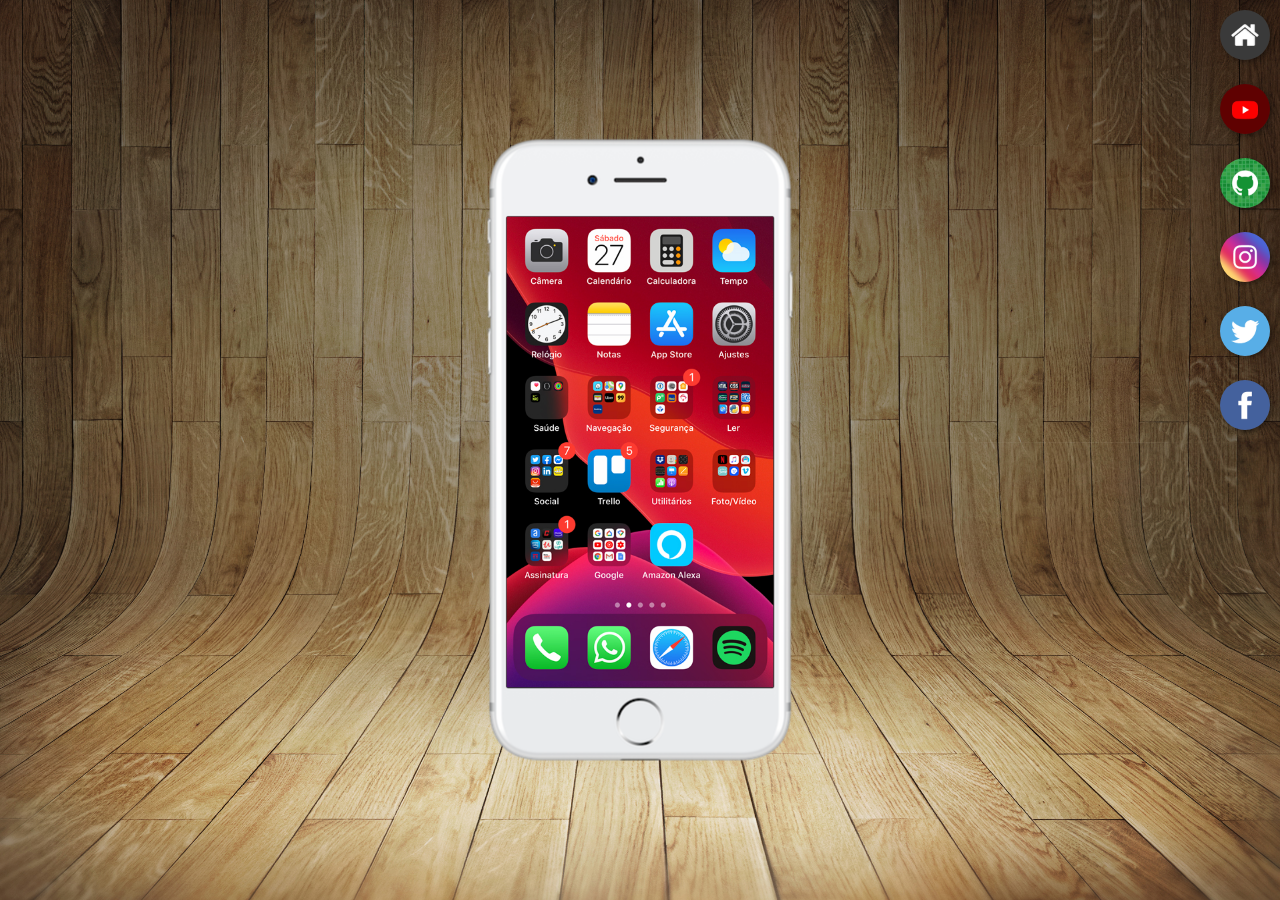
<file: index.html>
<!DOCTYPE html>
<html lang="pt-br">
<head>
    <meta charset="UTF-8">
    <meta name="viewport" content="width=device-width, initial-scale=1.0">
    <title>Projeto Redes Socias</title>
    <link rel="stylesheet" href="estilos/style.css">
    <link rel="shortcut icon" href="favicon.ico" type="image/x-icon">
</head>
<body>
    <main>
        <section id="telefone">
            <iframe src="home.html" name="tela" id="tela" frameborder="0">
                Seu navegador não é compatível com isso.
            </iframe>
        </section>
        <section id="redes-sociais">
            <a href="home.html" target="tela"><img src="imagens/logo-home.jpg" alt=""></a><br>
            <a href="youtube.html" target="tela"><img src="imagens/logo-youtube.jpg" alt=""></a><br>
            <a href="github.html" target="tela"><img src="imagens/logo-github.jpg" alt=""></a><br>
            <a href="instagram.html" target="tela"><img src="imagens/logo-instagram.jpg" alt=""></a><br>
            <a href="twitter.html" target="tela"><img src="imagens/logo-twitter.jpg" alt=""></a><br>
            <a href="FACEBOOK.HTML" target="tela"><img src="imagens/logo-facebook.jpg" alt=""></a>
        </section>
    </main>
</body>
</html>
</file>
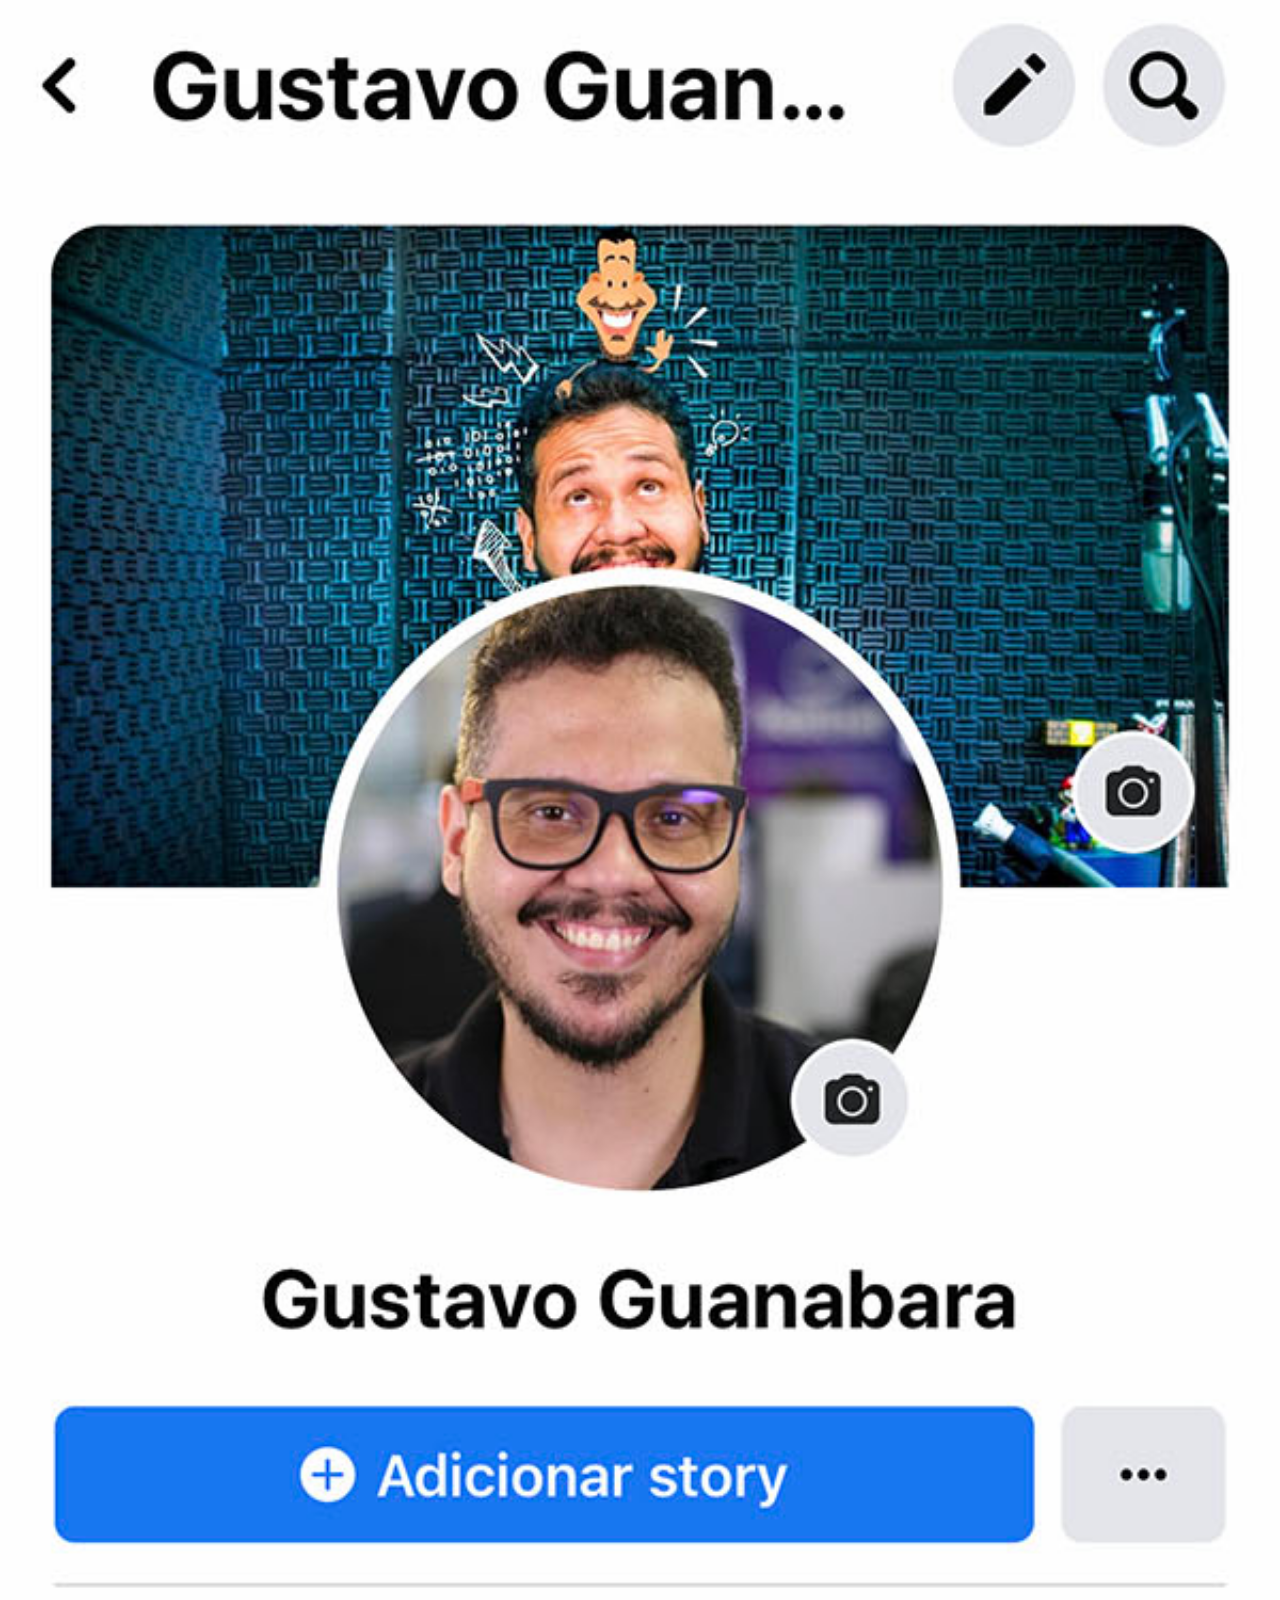
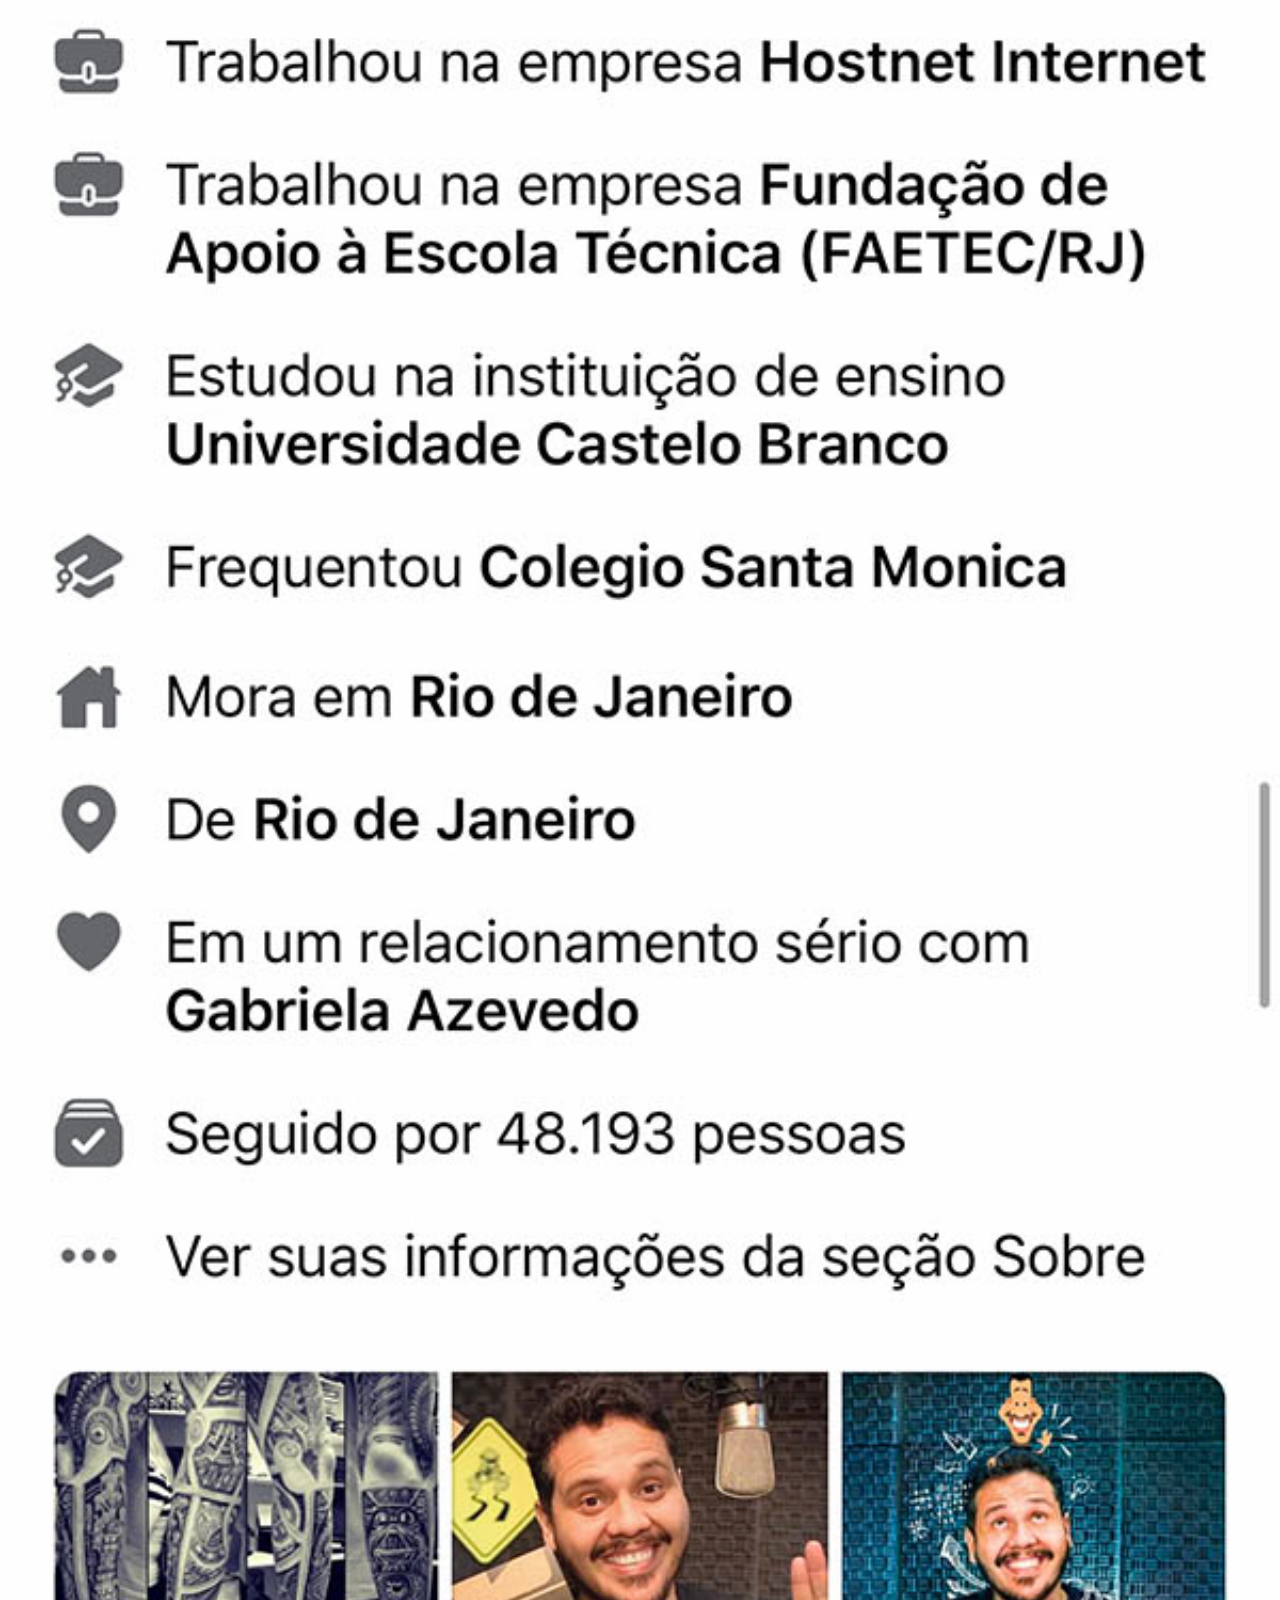
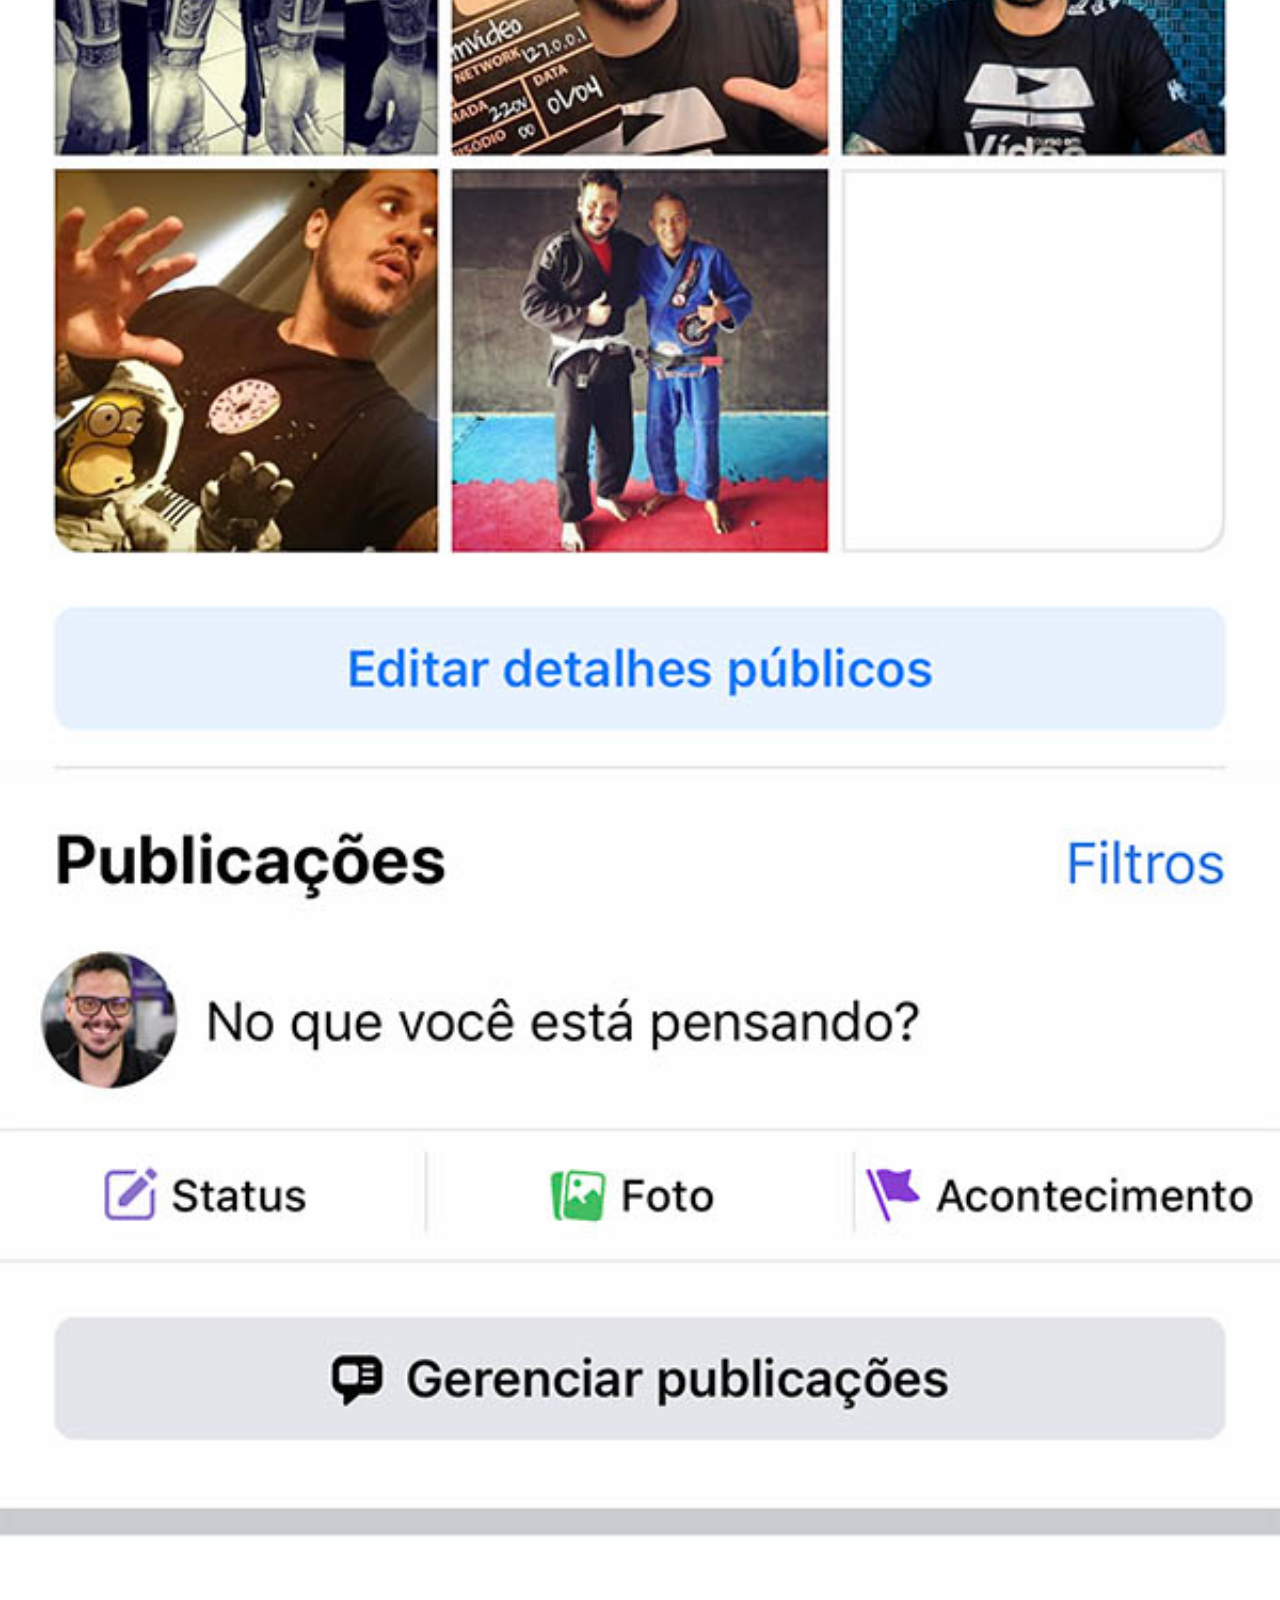
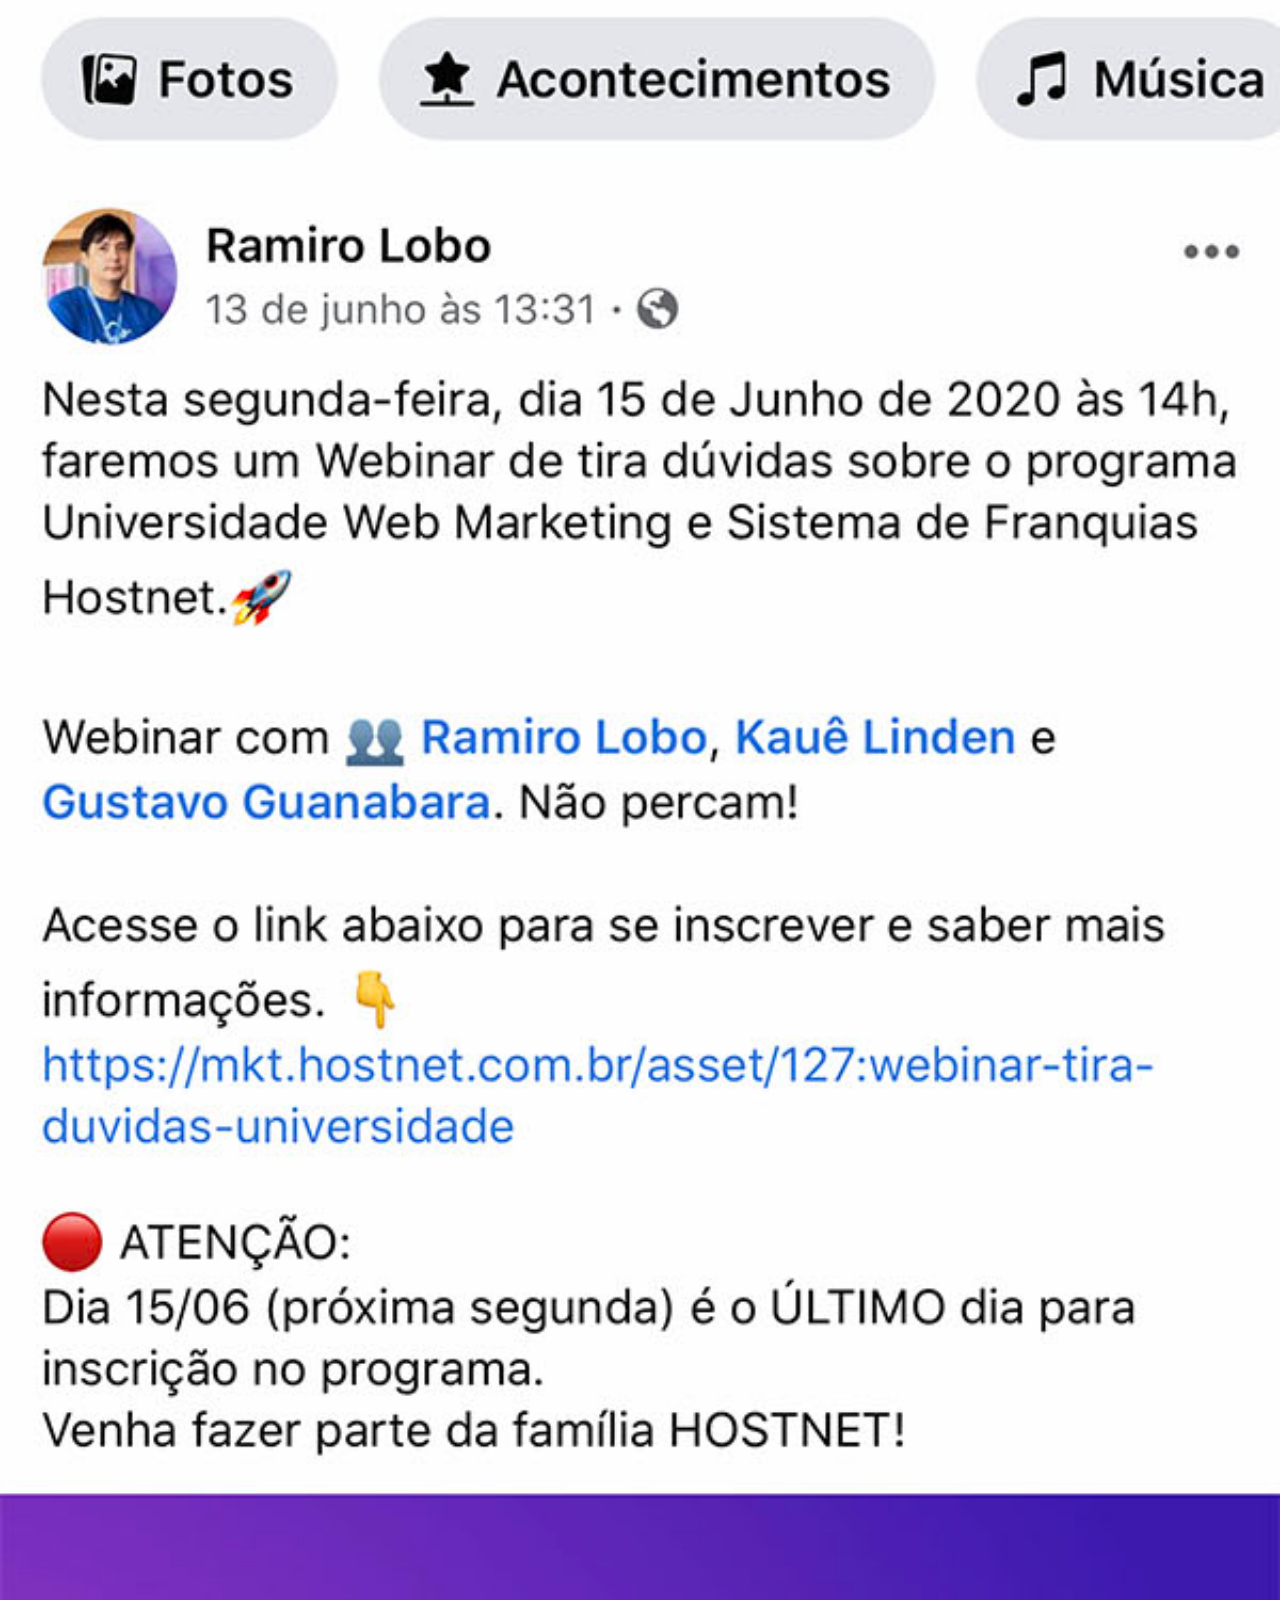
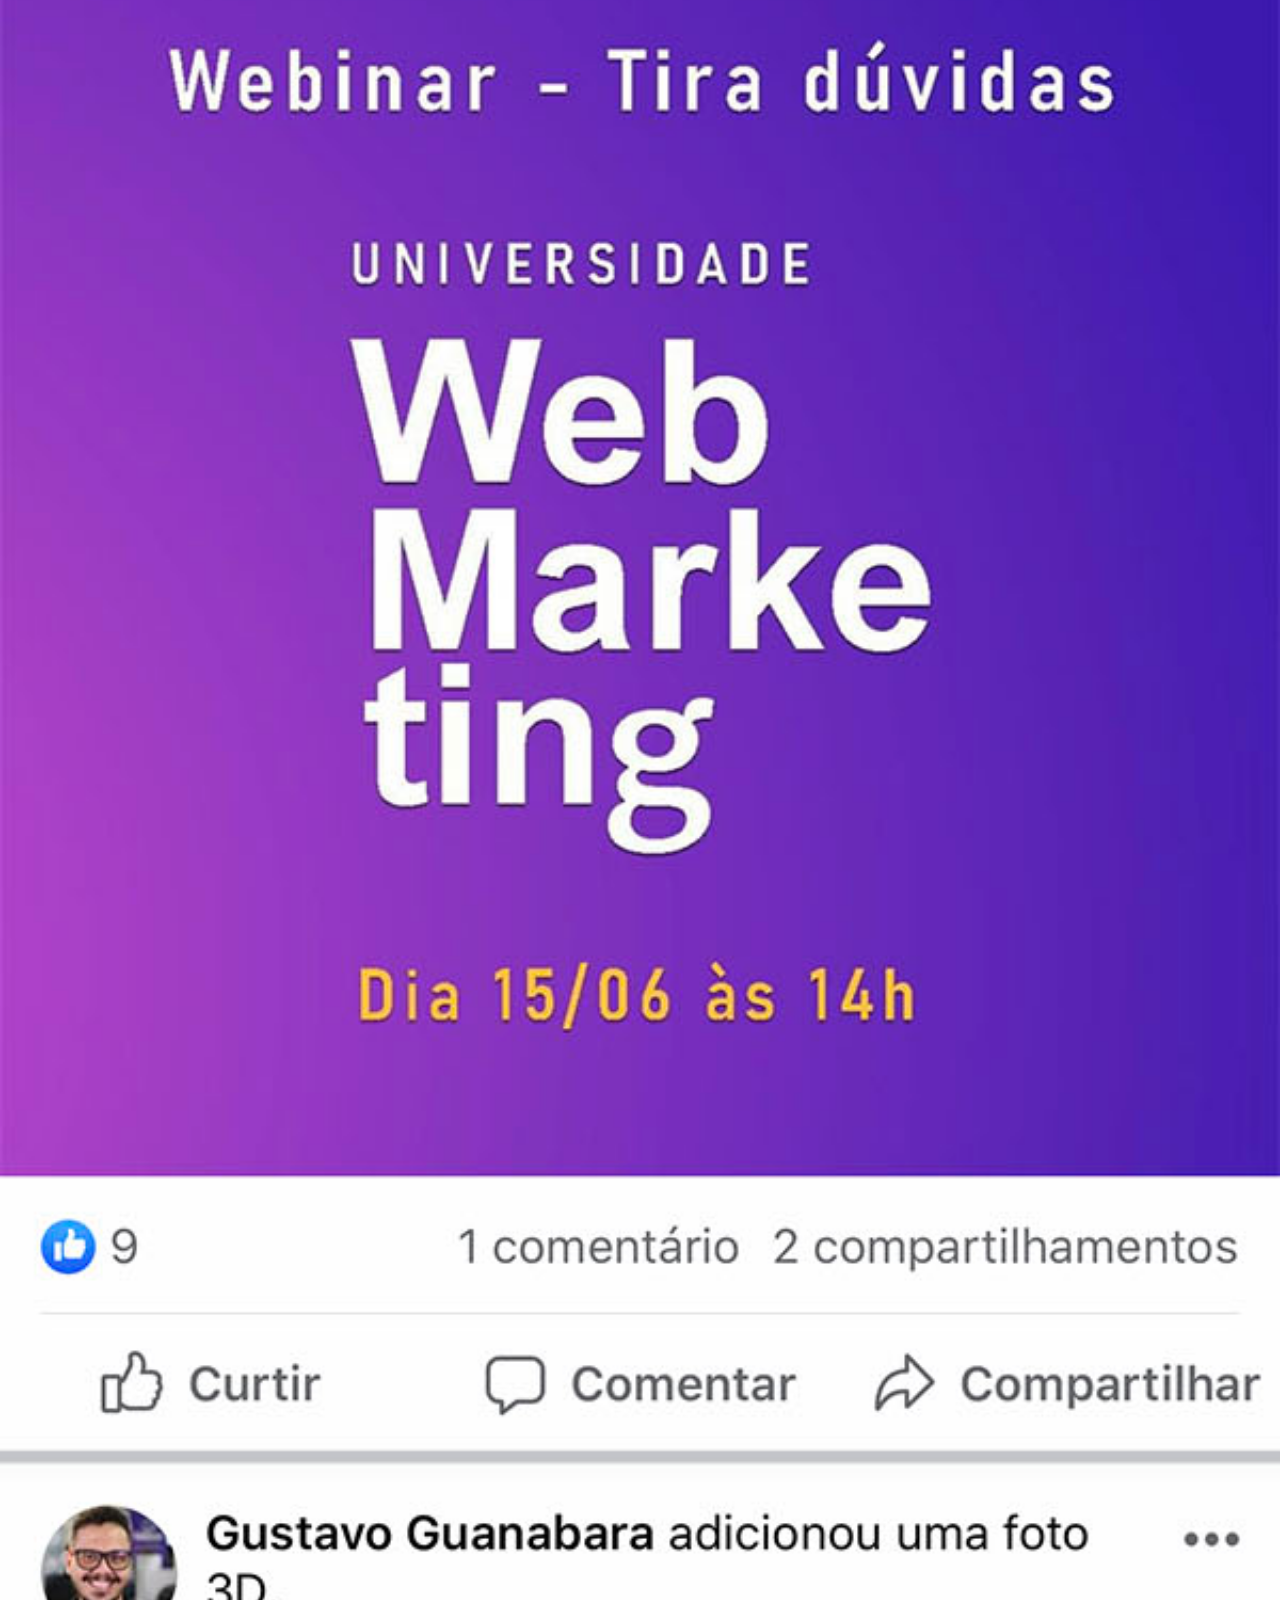
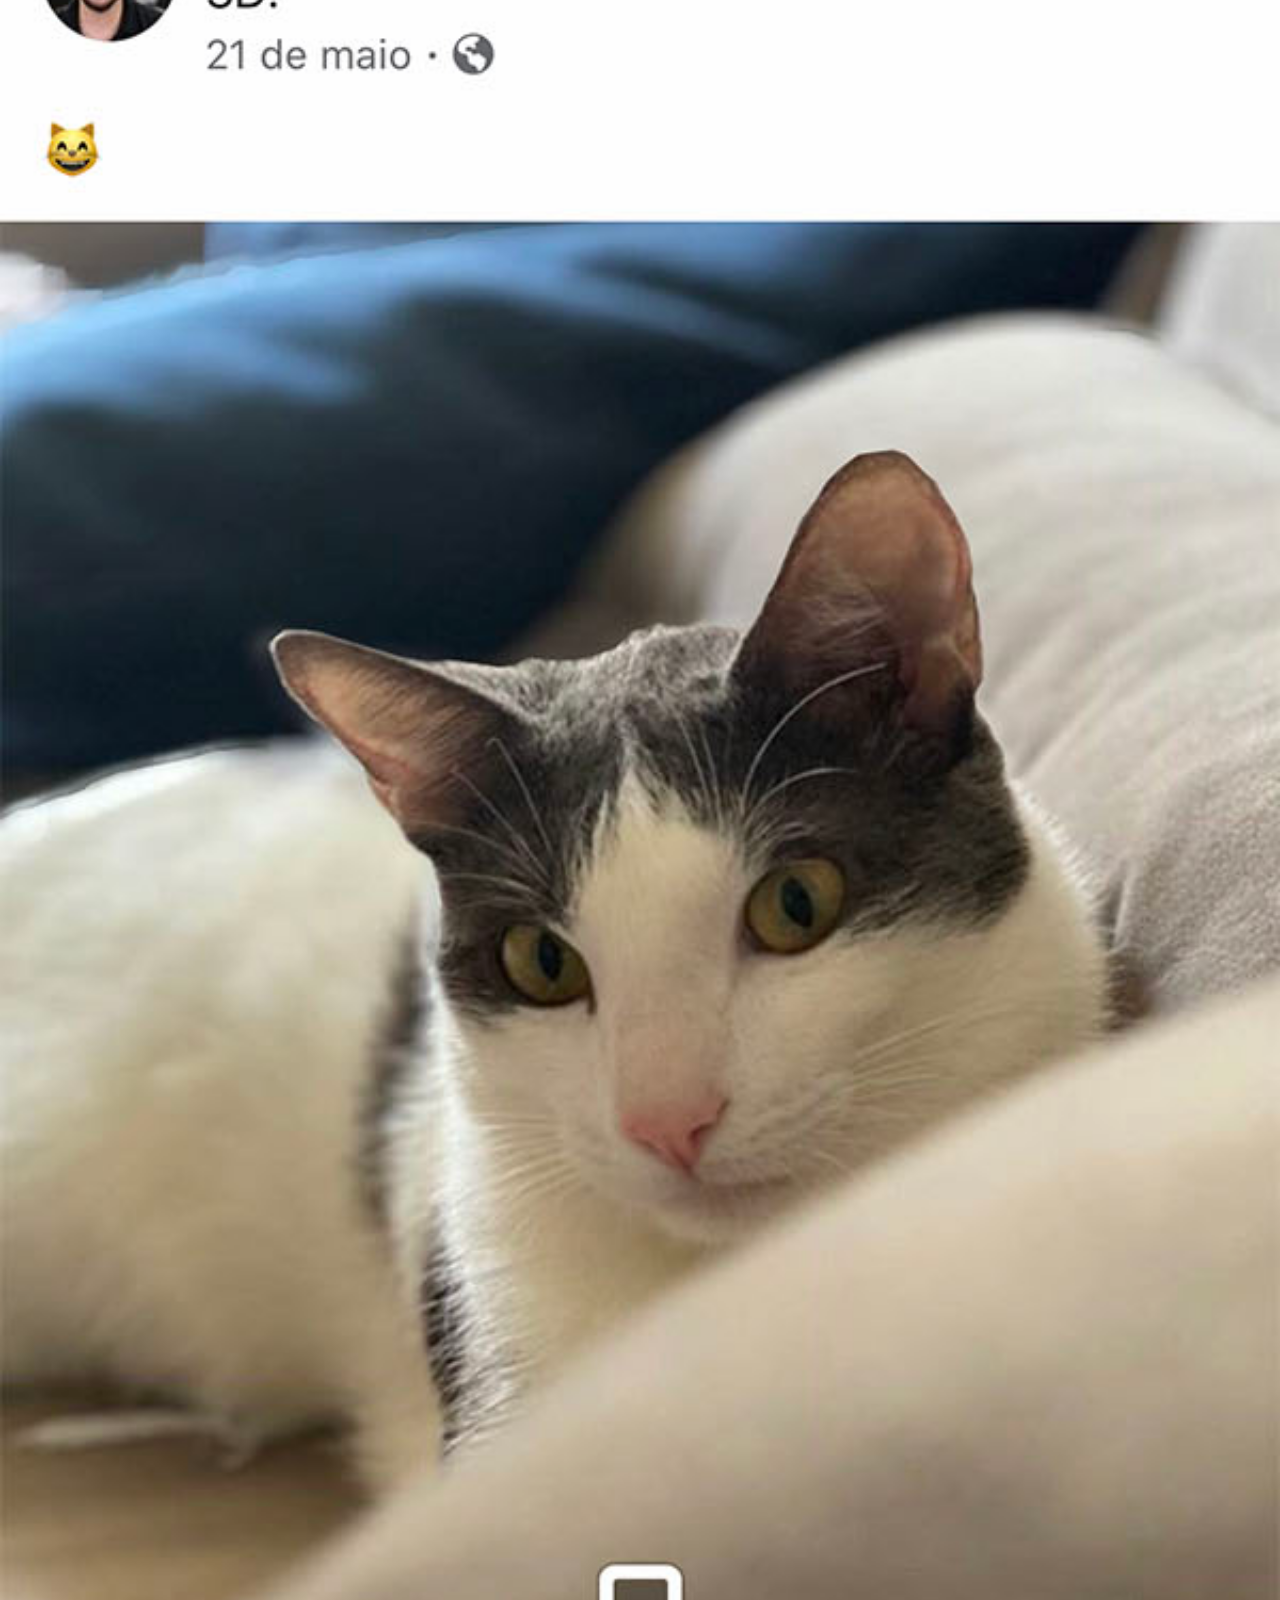
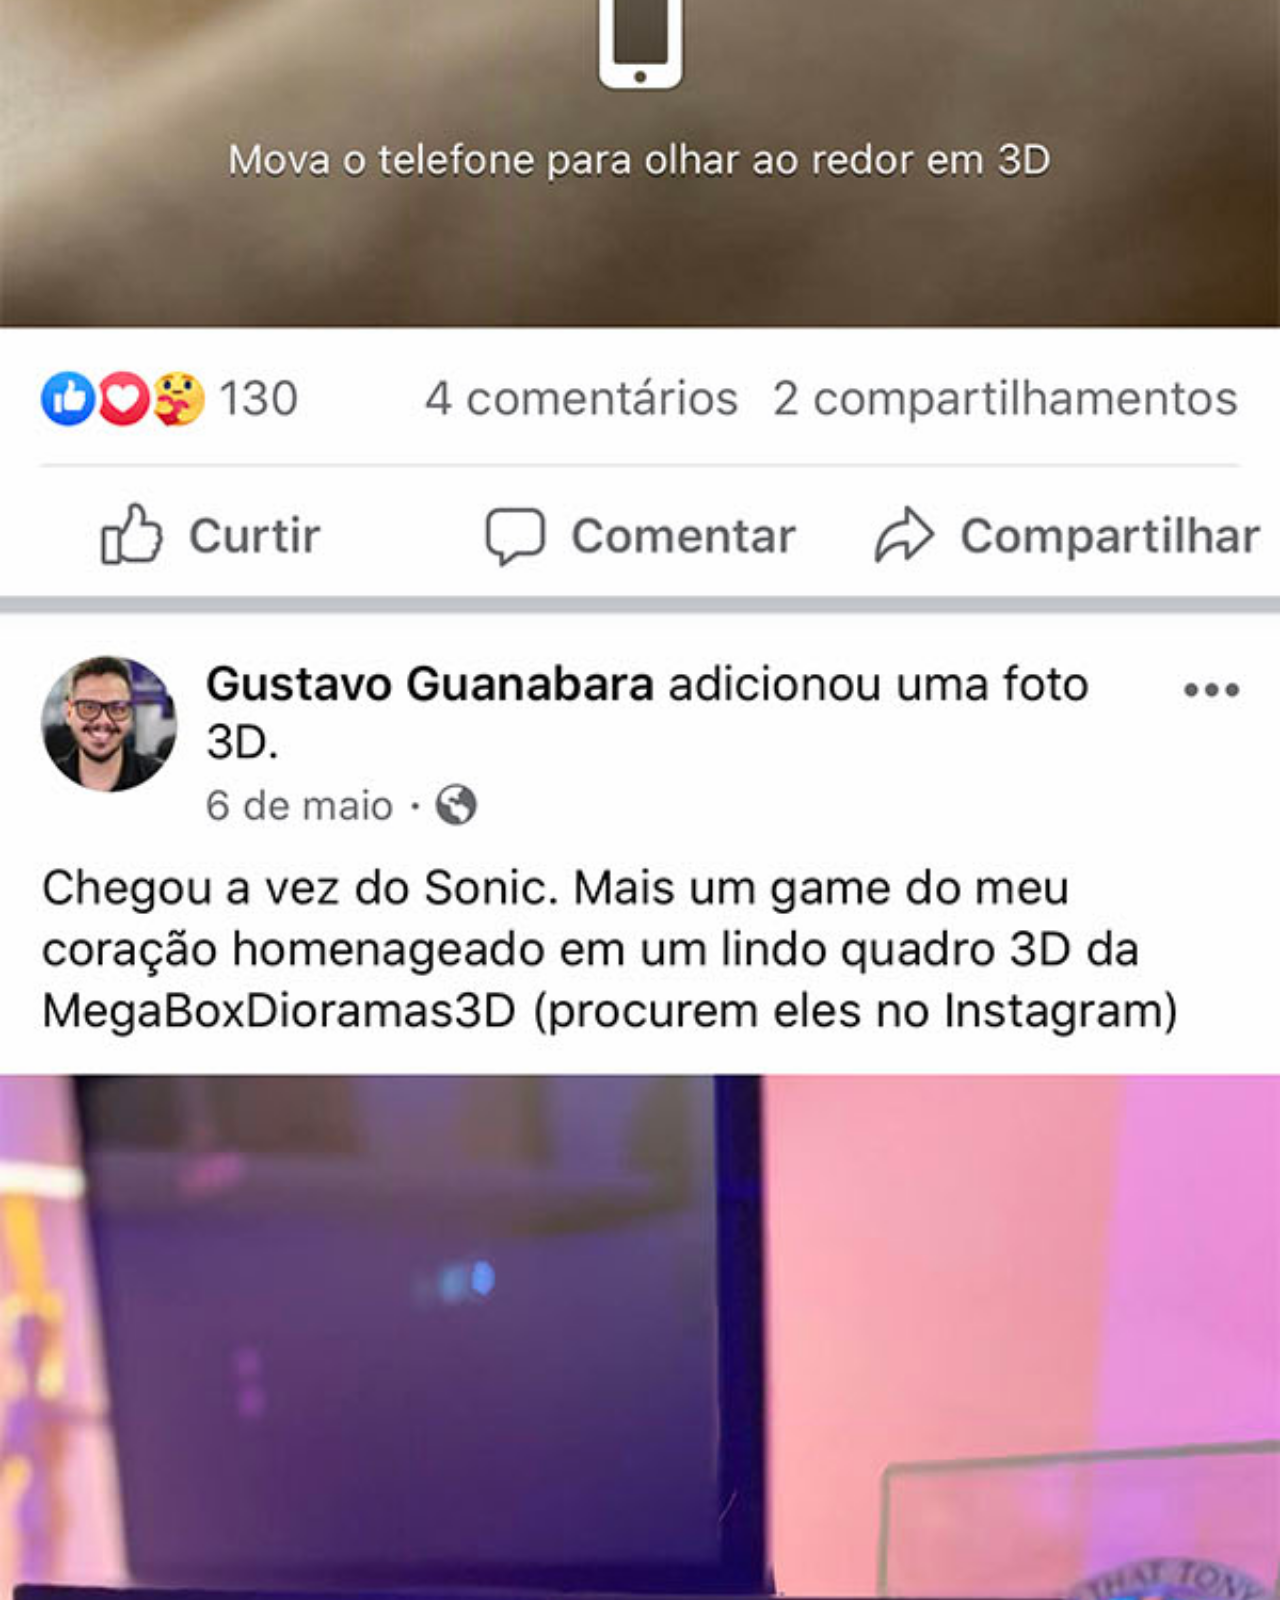
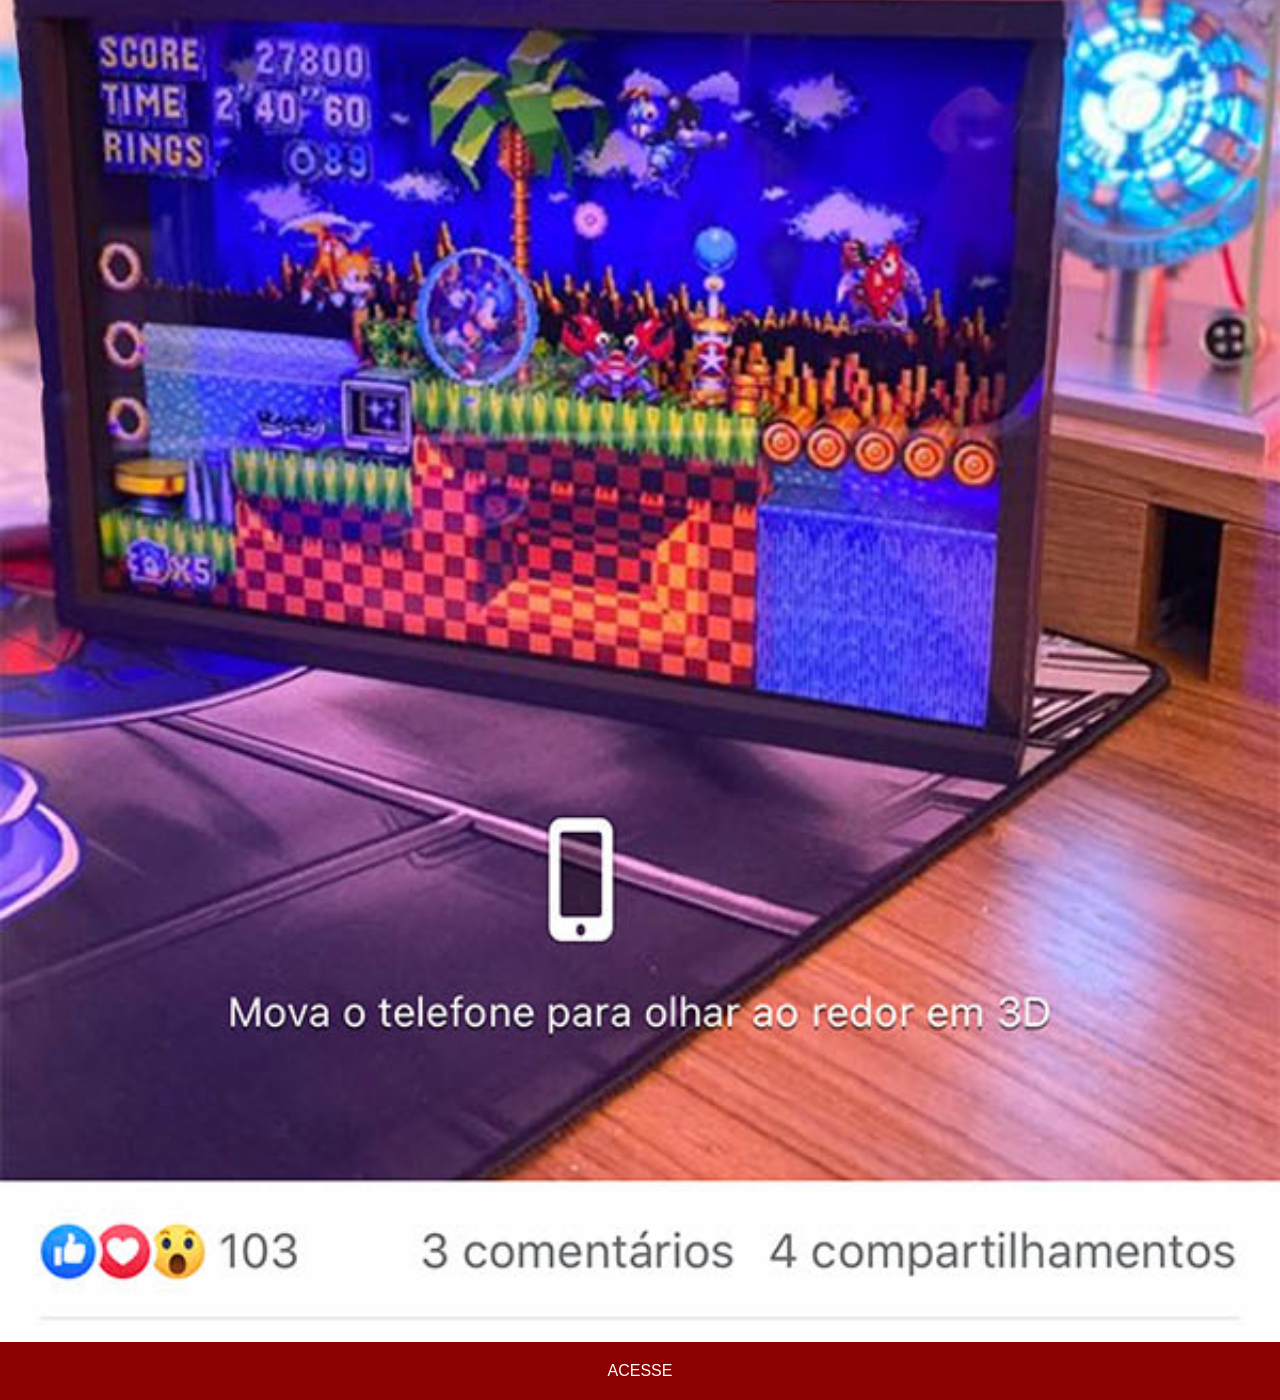
<file: facebook.HTML>
<!DOCTYPE html>
<html lang="pt-br">
<head>
    <meta charset="UTF-8">
    <meta name="viewport" content="width=device-width, initial-scale=1.0">
    <title>FaceBook</title>
    <link rel="stylesheet" href="estilos/social.css">
</head>
<body>
    <img src="imagens/tela-facebook.jpg" alt="FaceBook">
    <a href="https://www.facebook.com/gustavoguanabara?locale=pt_BR" target="_blank">ACESSE</a>
</body>
</html>
</file>
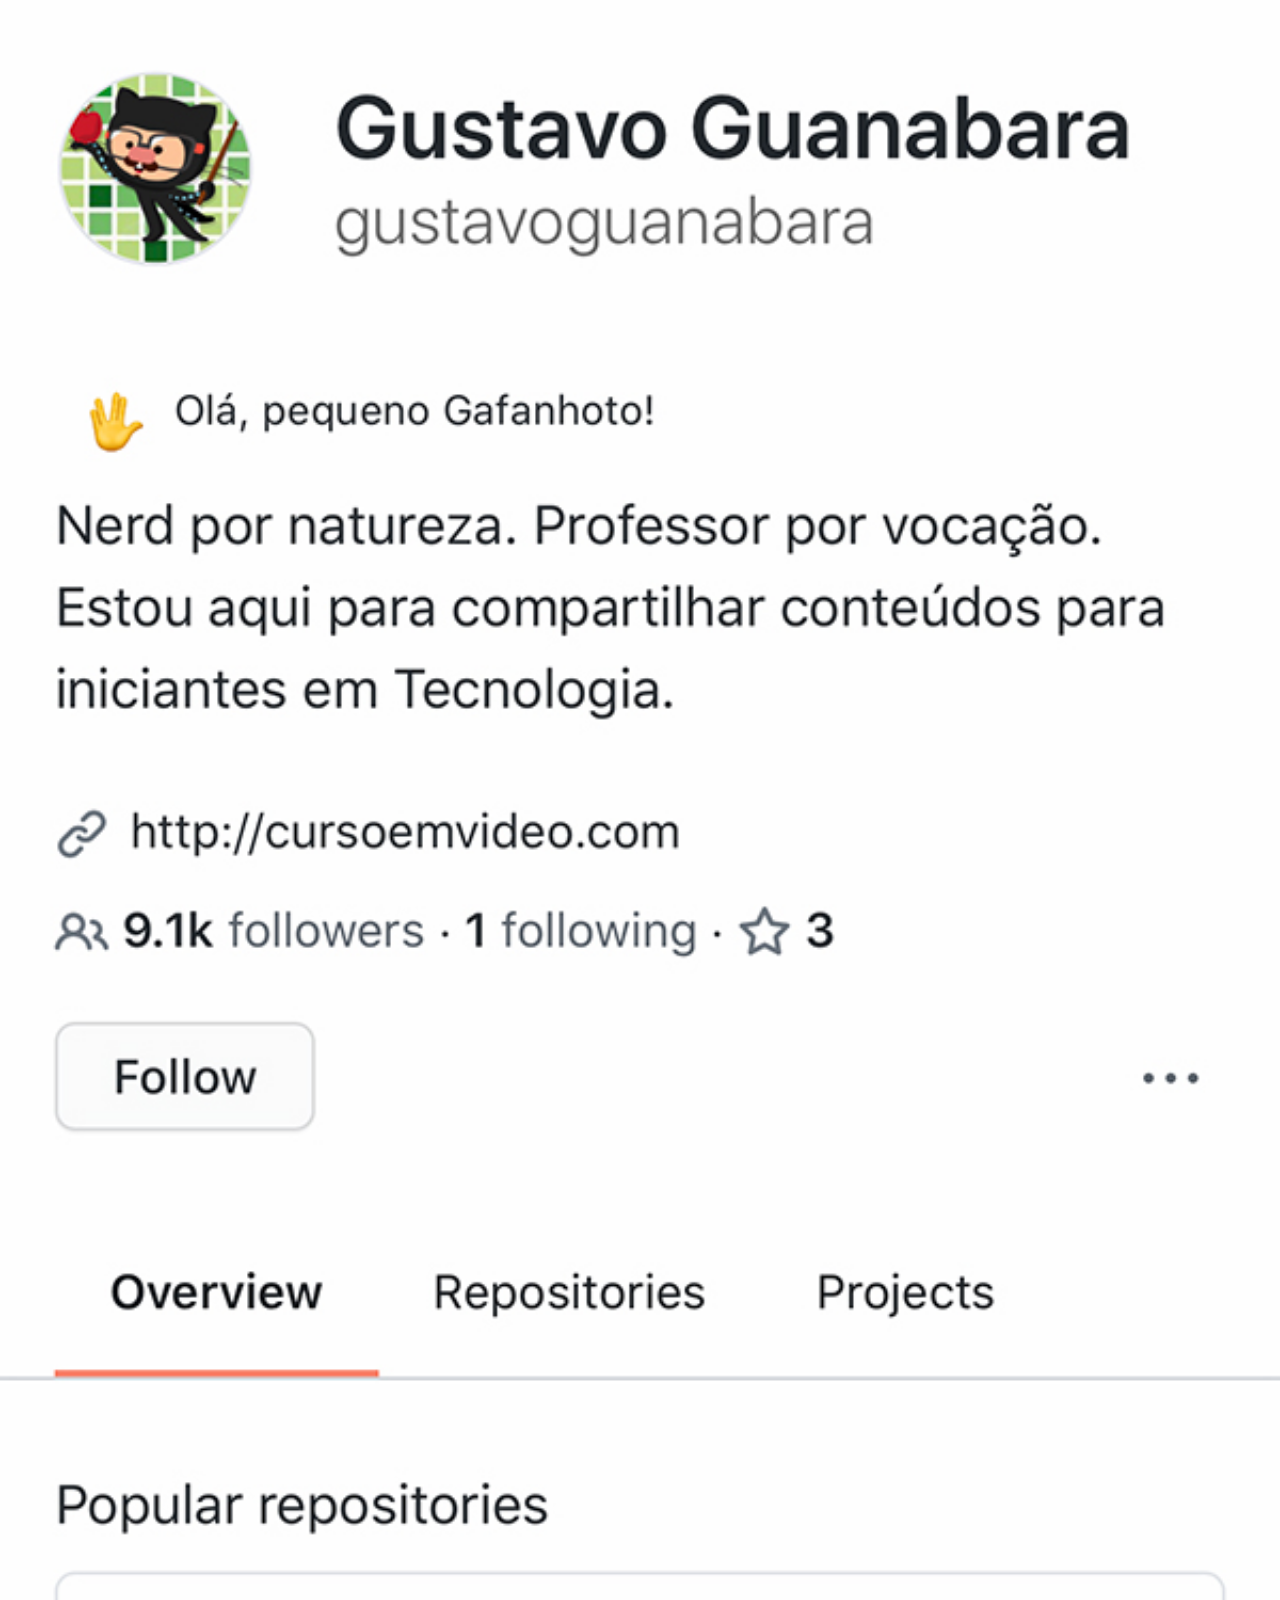
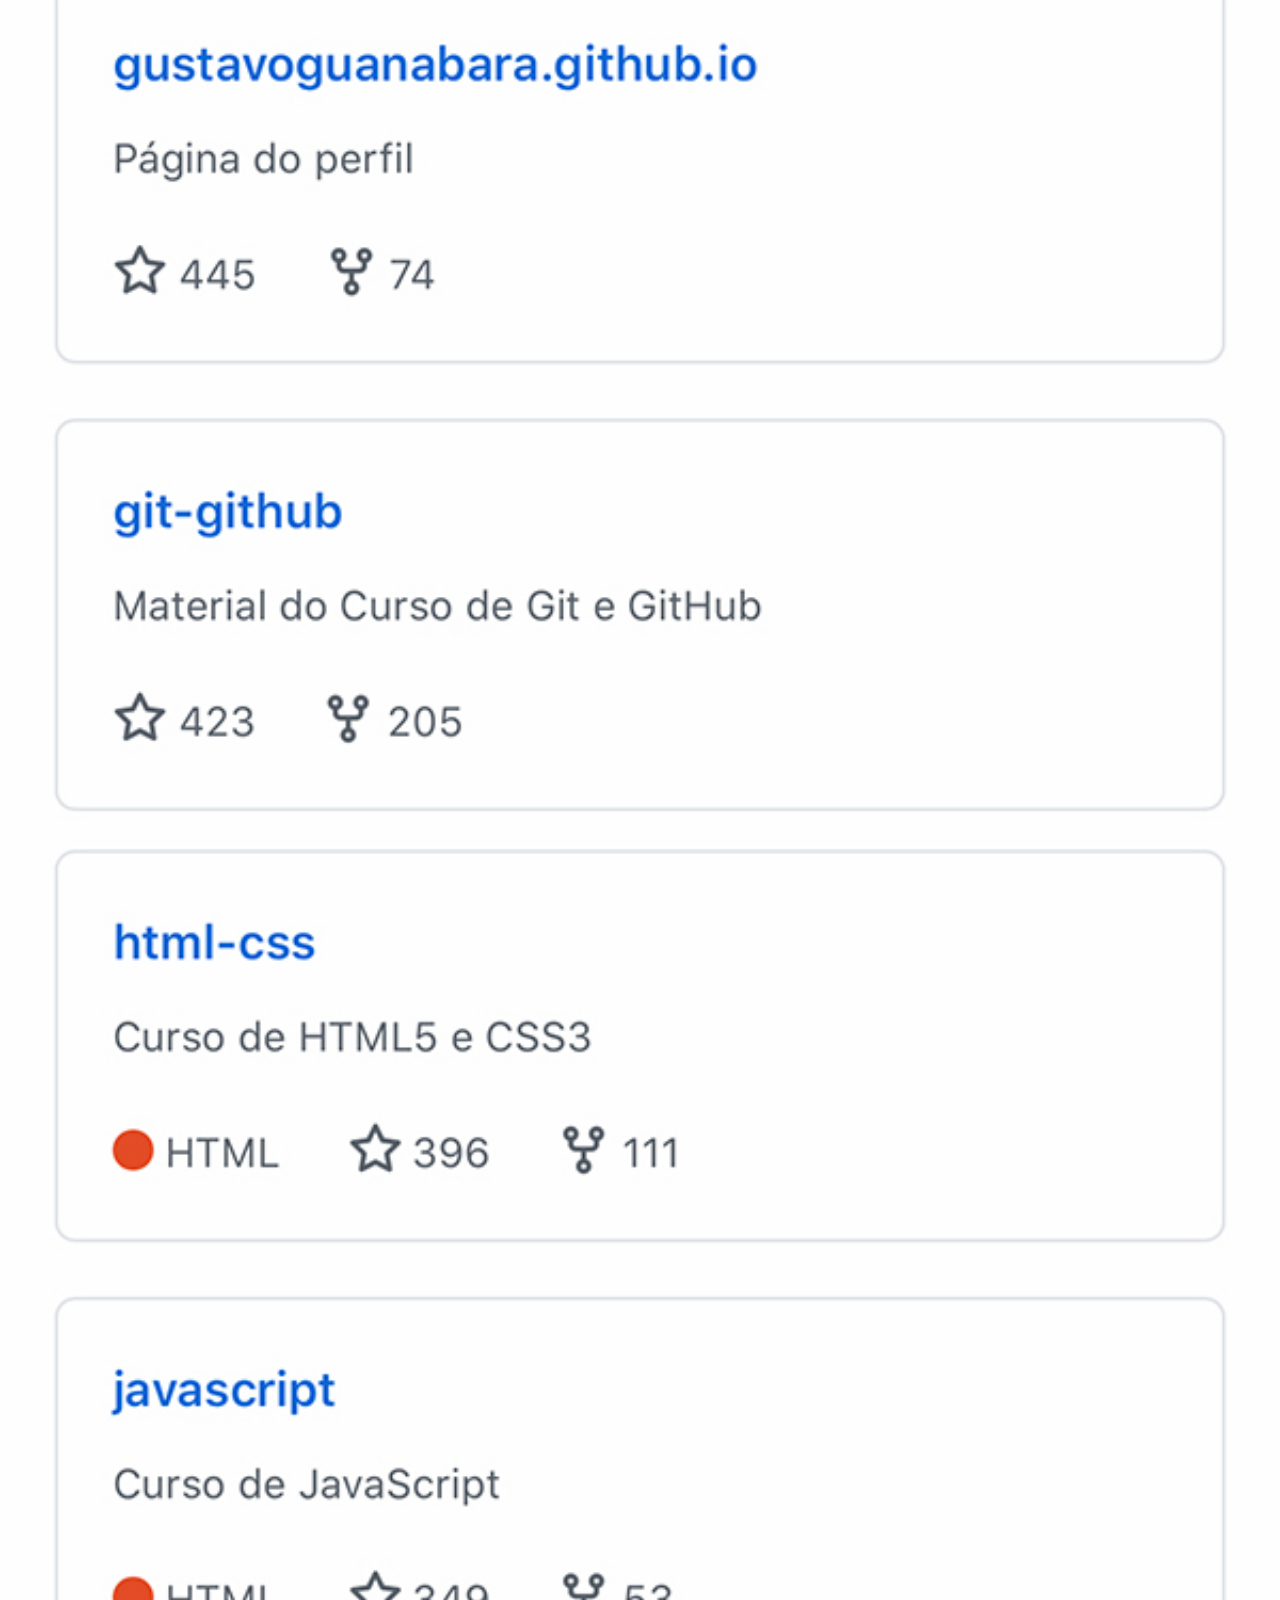
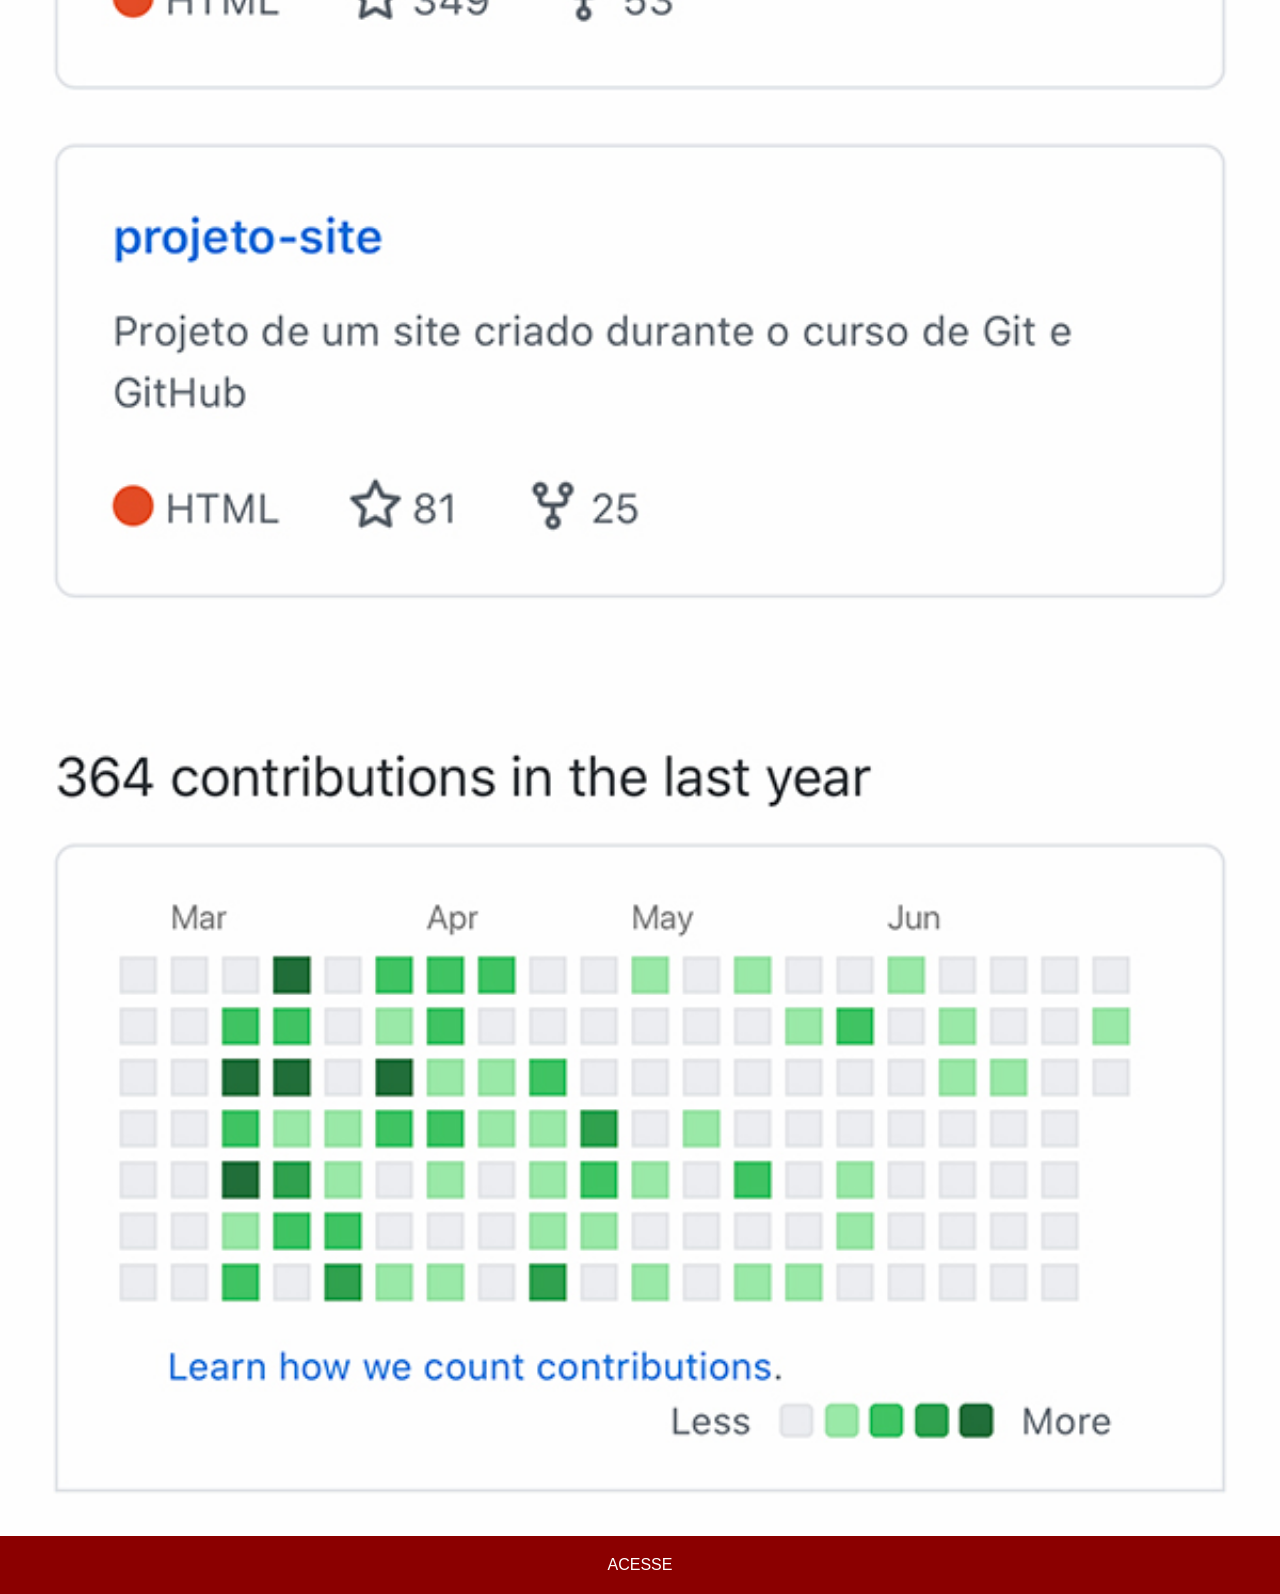
<file: github.html>
<!DOCTYPE html>
<html lang="pt-br">
<head>
    <meta charset="UTF-8">
    <meta name="viewport" content="width=device-width, initial-scale=1.0">
    <title>GitHub</title>
    <link rel="stylesheet" href="estilos/social.css">
</head>
<body>
    <img src="imagens/tela-github.jpg" alt="GitHub">
    <a href="https://github.com/gustavoguanabara" target="_blank">ACESSE</a>
</body>
</html>
</file>
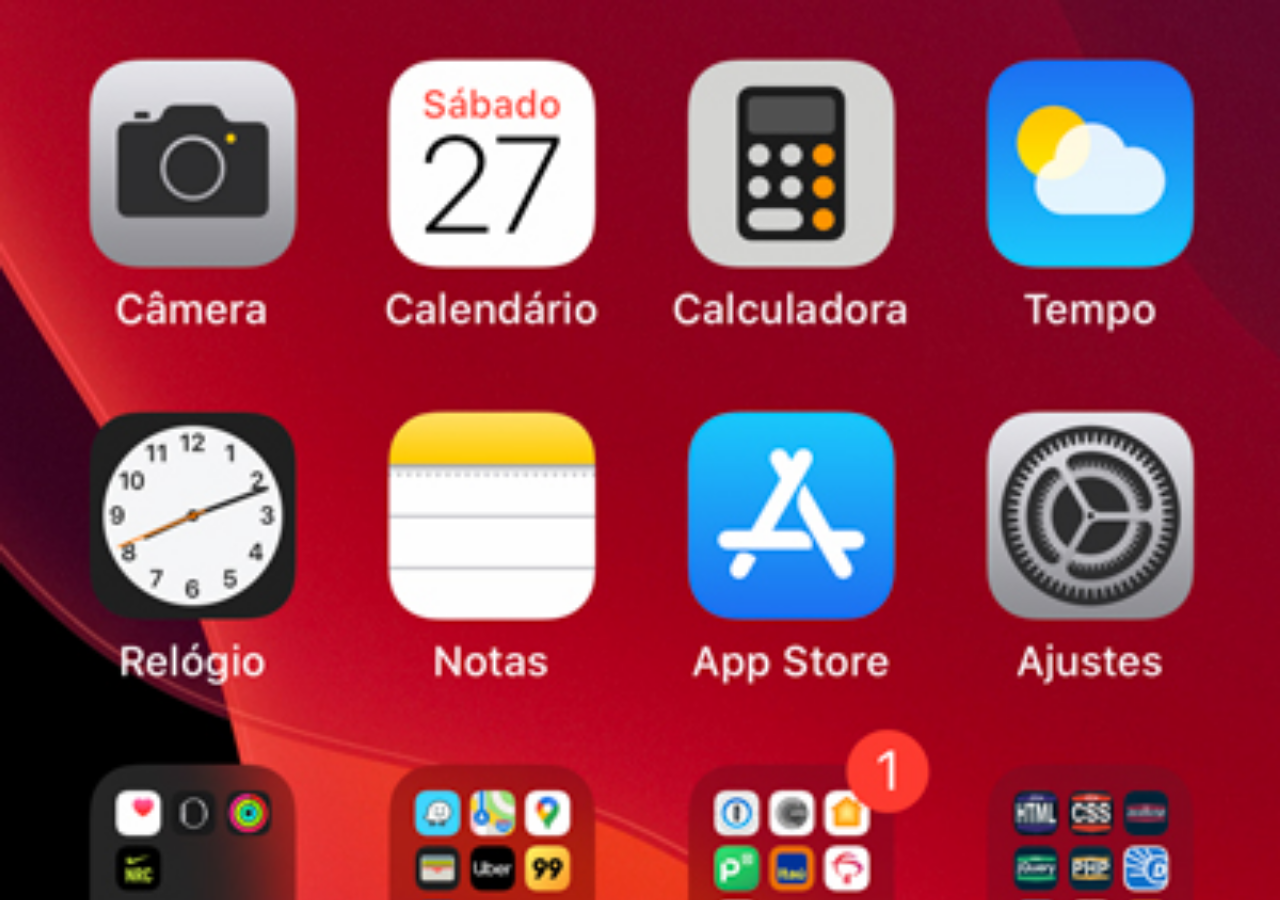
<file: home.html>
<!DOCTYPE html>
<html lang="pt-br">
<head>
    <meta charset="UTF-8">
    <meta name="viewport" content="width=device-width, initial-scale=1.0">
    <title>Home</title>
    <style>
        * {
            margin: 0px;
            padding: 0px;
        }

        body {
            width: 100vw;
            height: 100vh;
            background: black url(imagens/tela-home.jpg) top center no-repeat;
            background-size: cover;
        }
    </style>
</head>
<body>
    
</body>
</html>
</file>
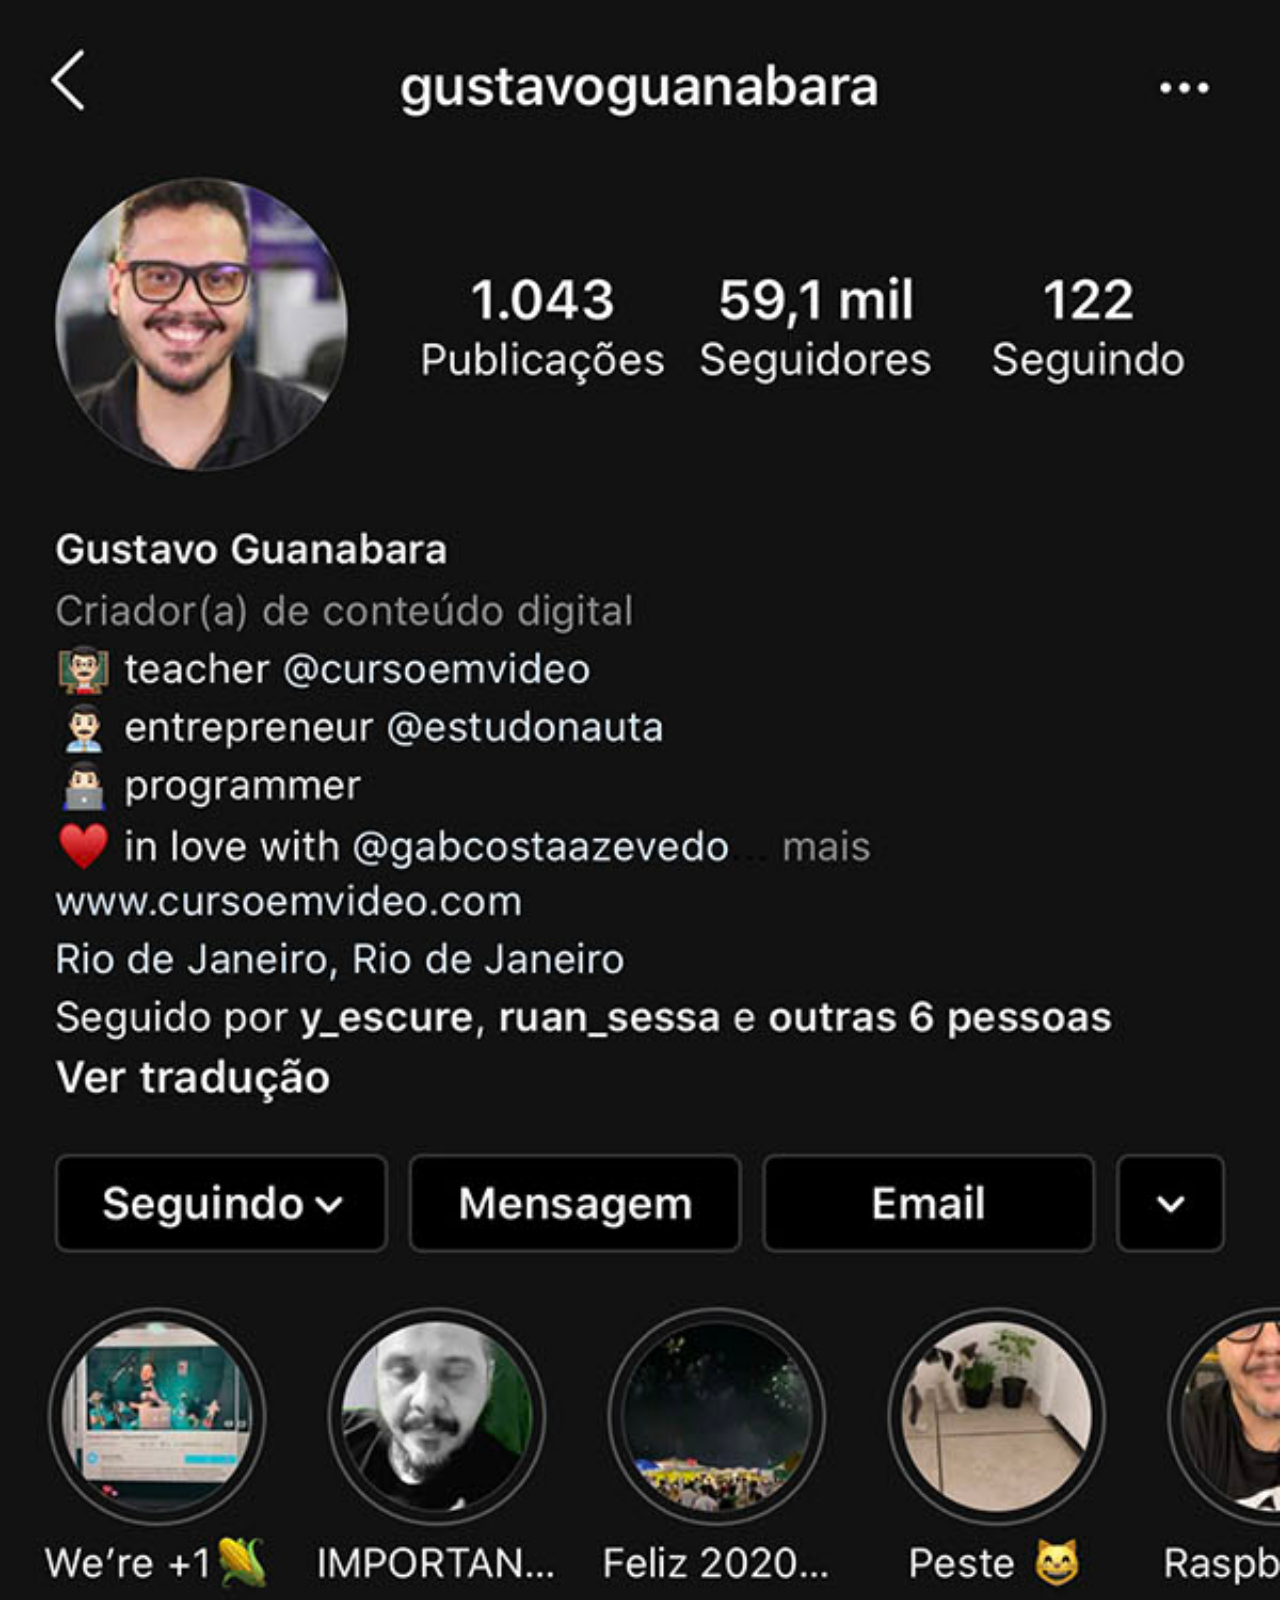
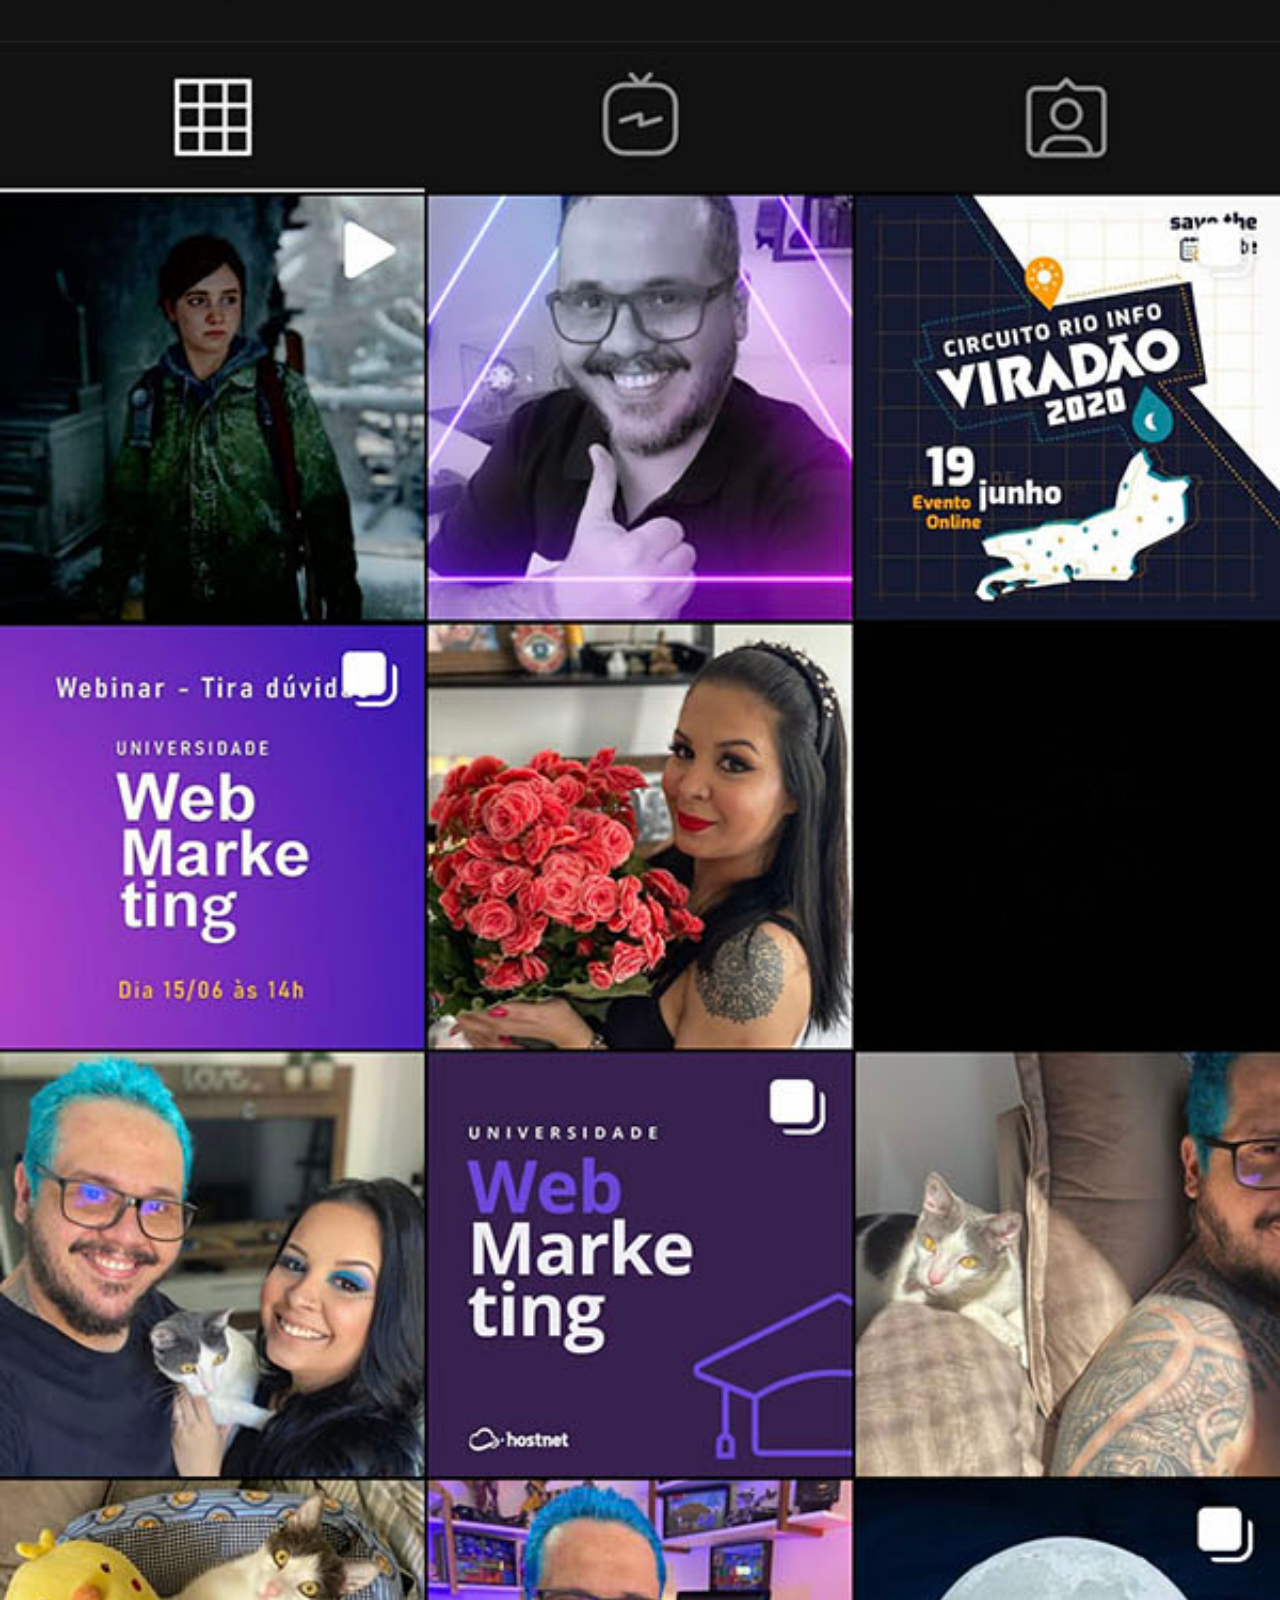
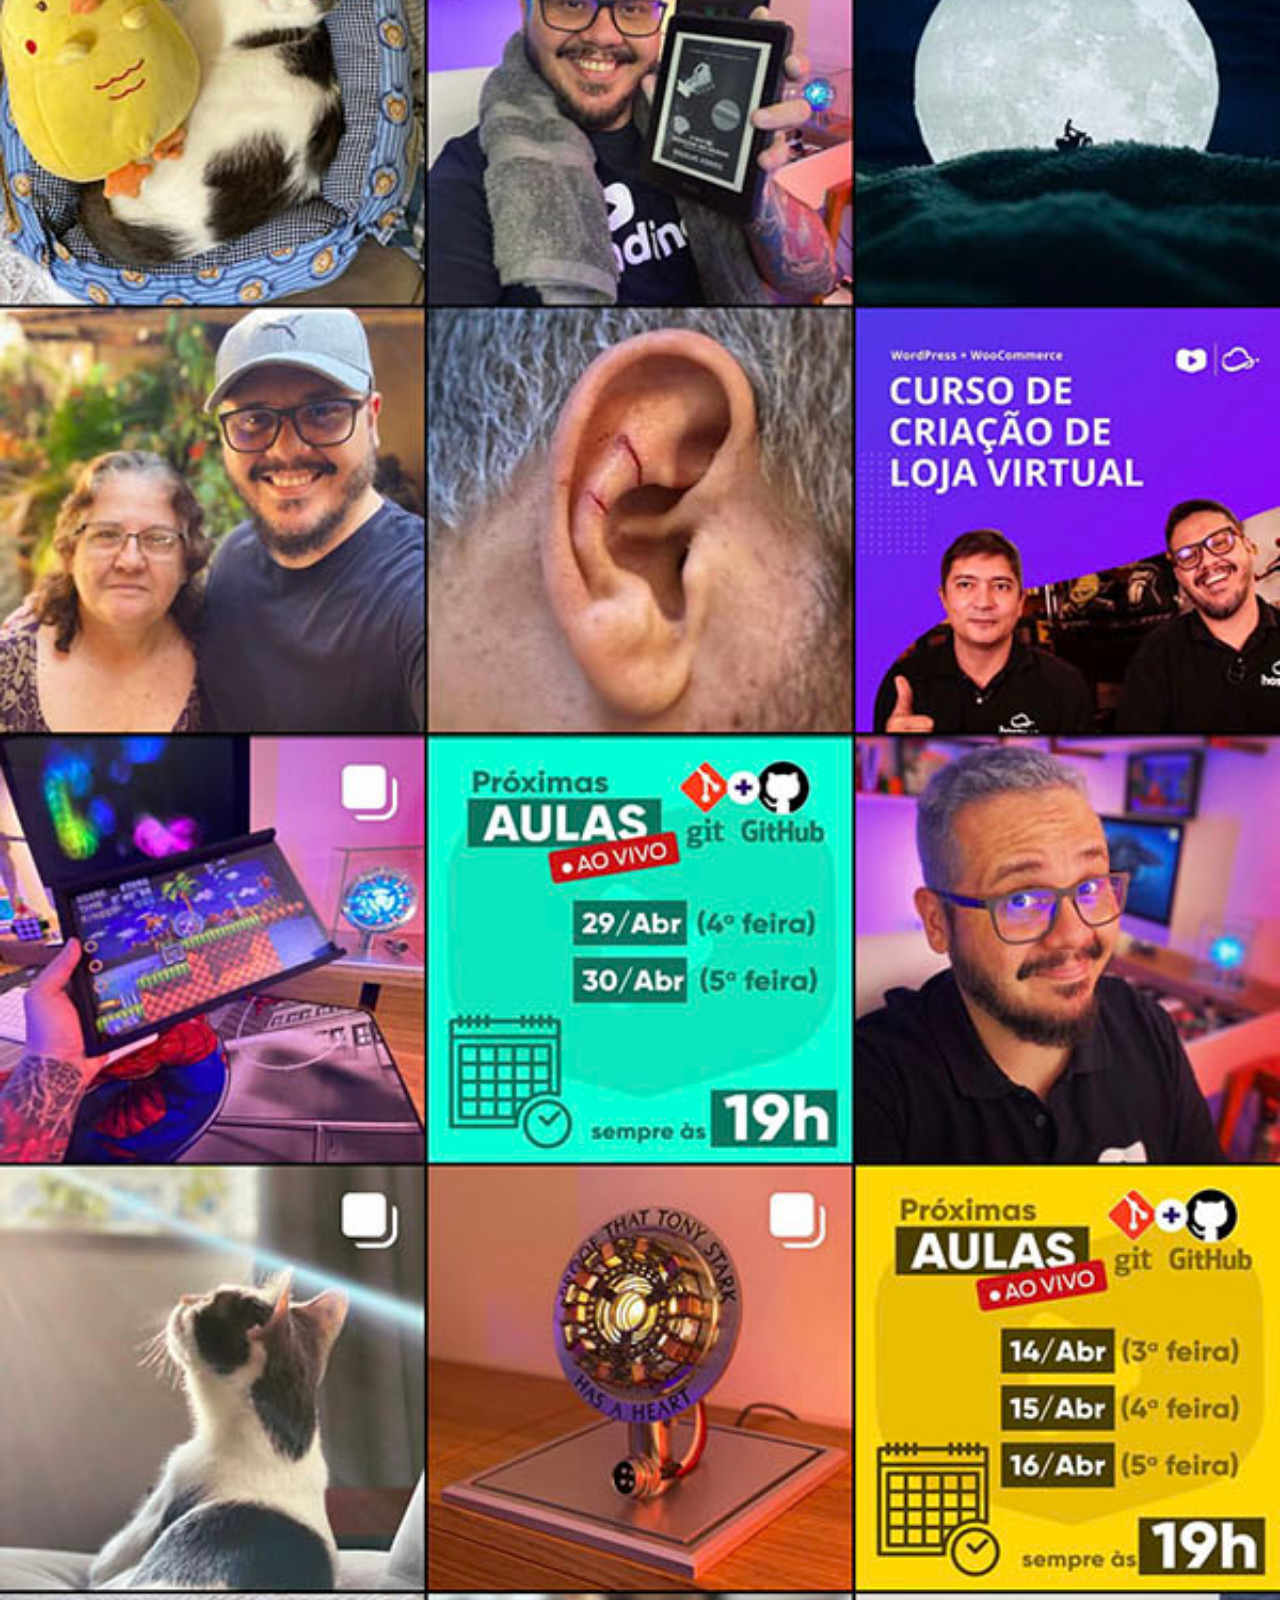
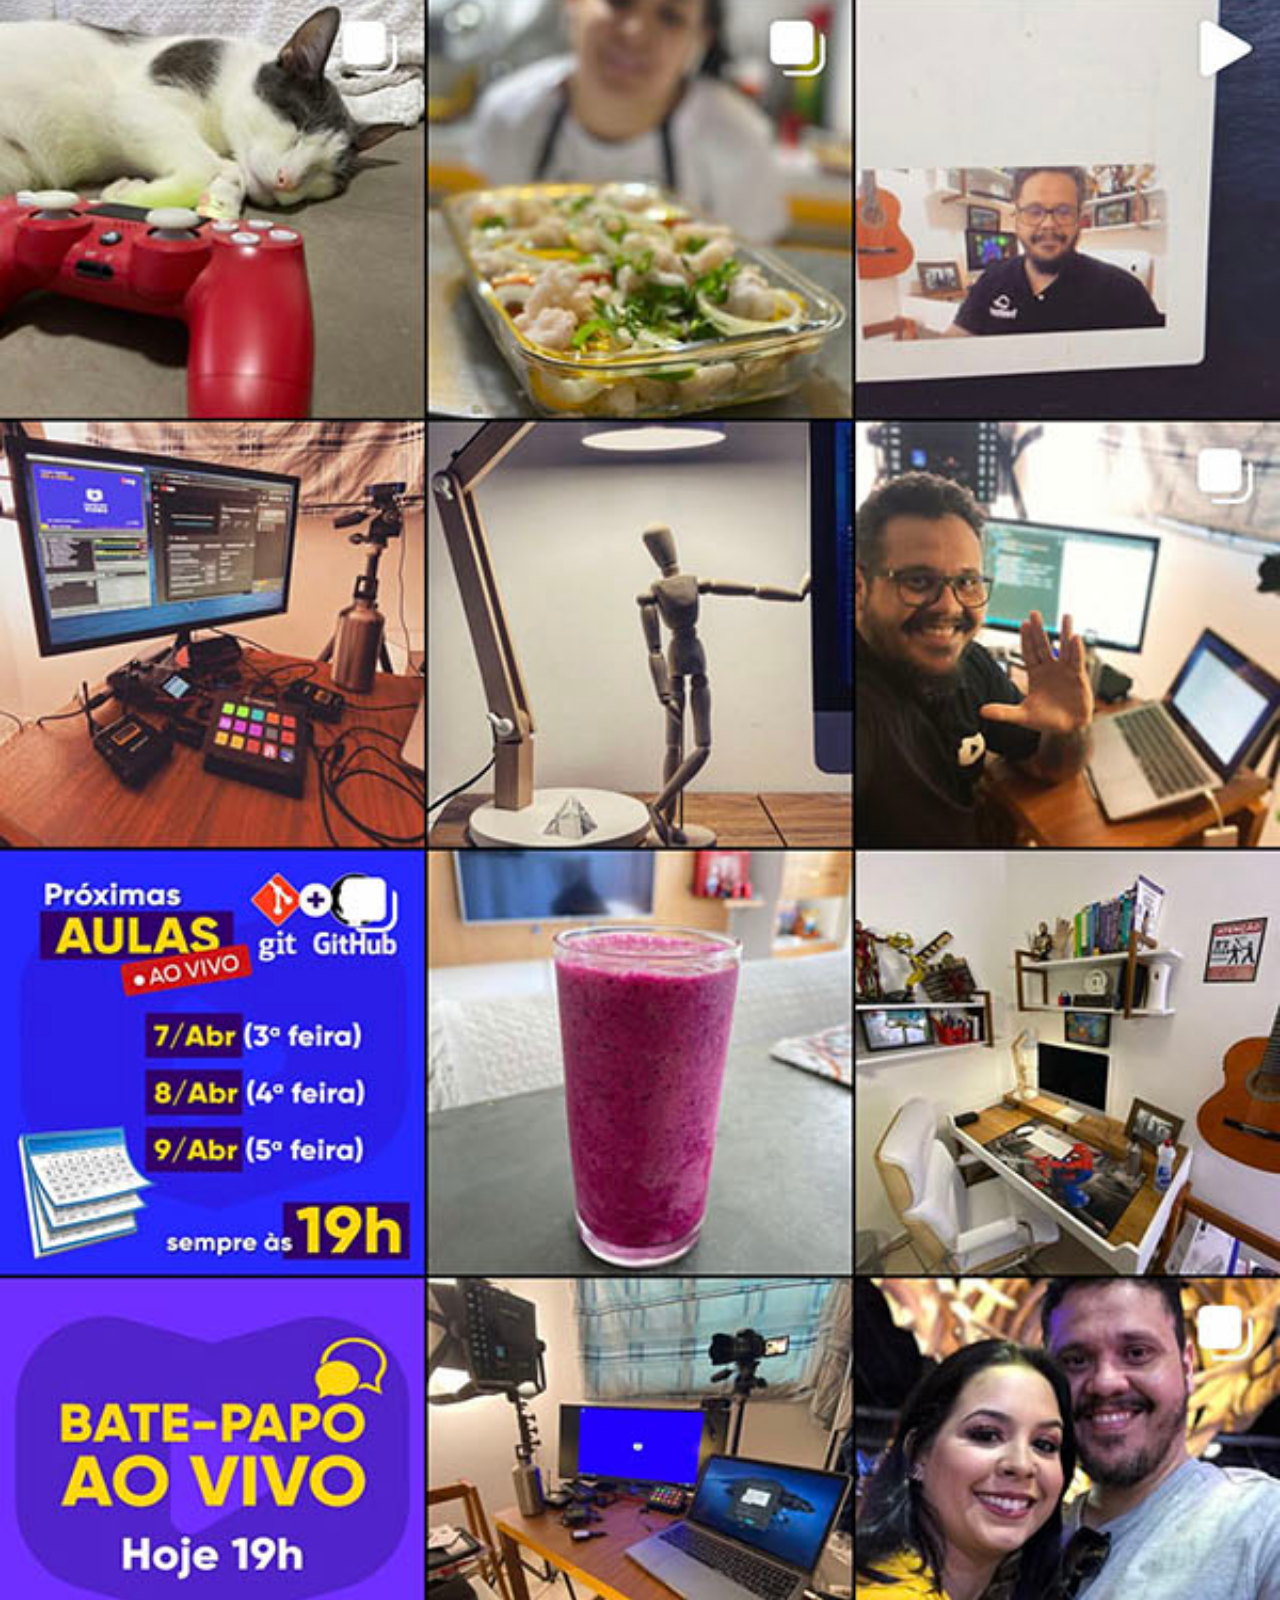
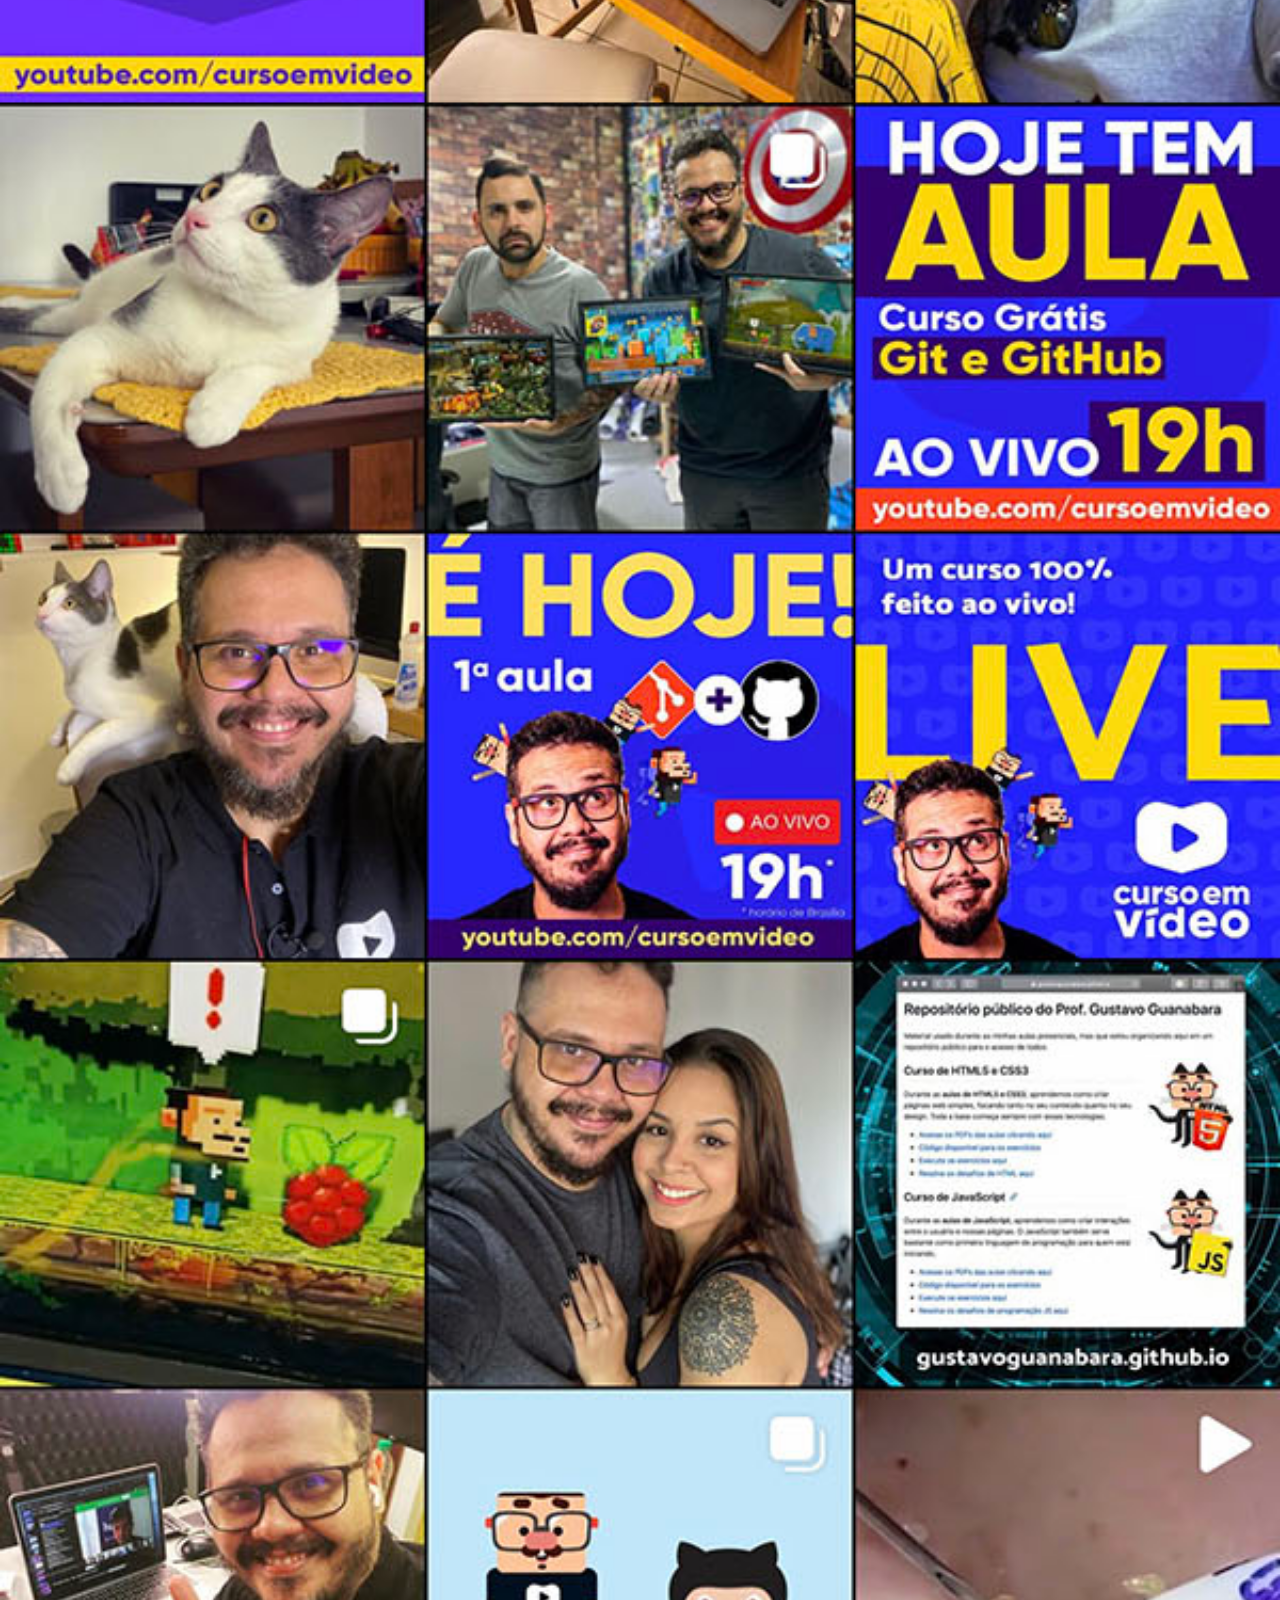
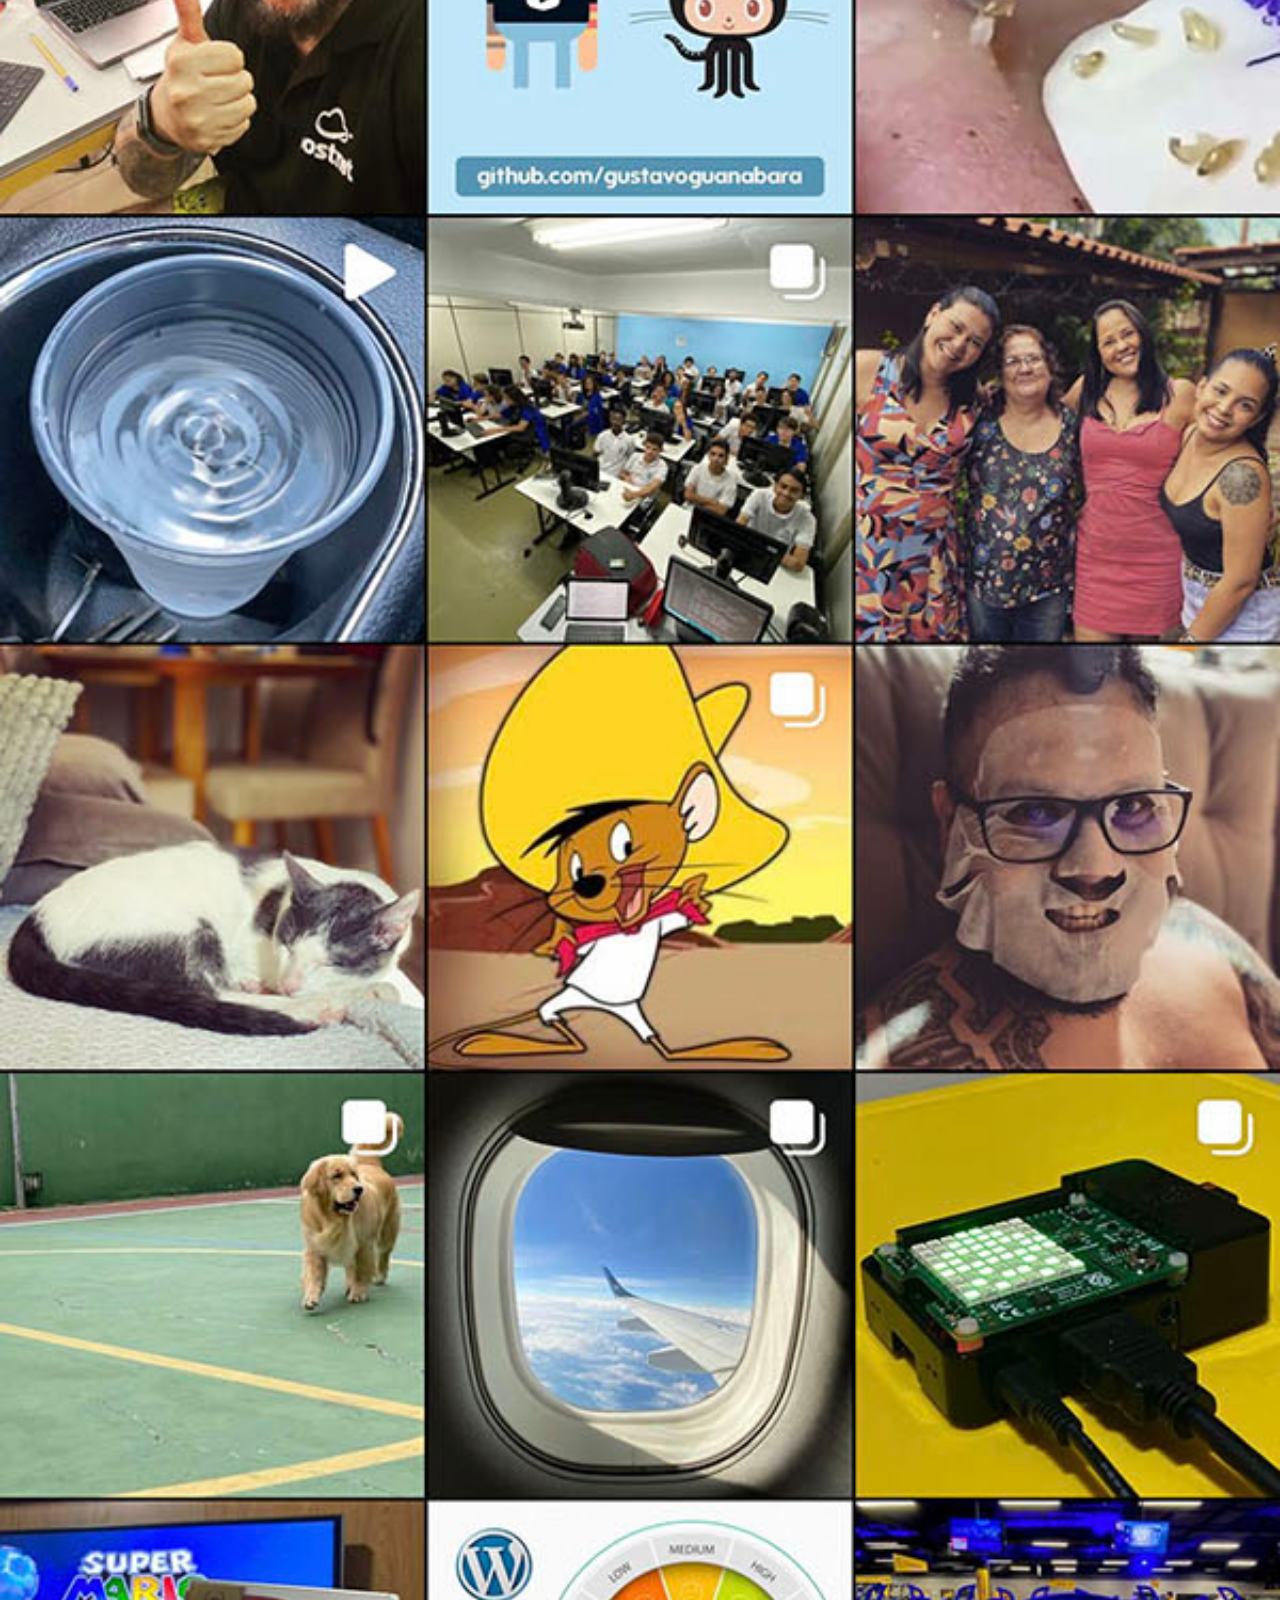
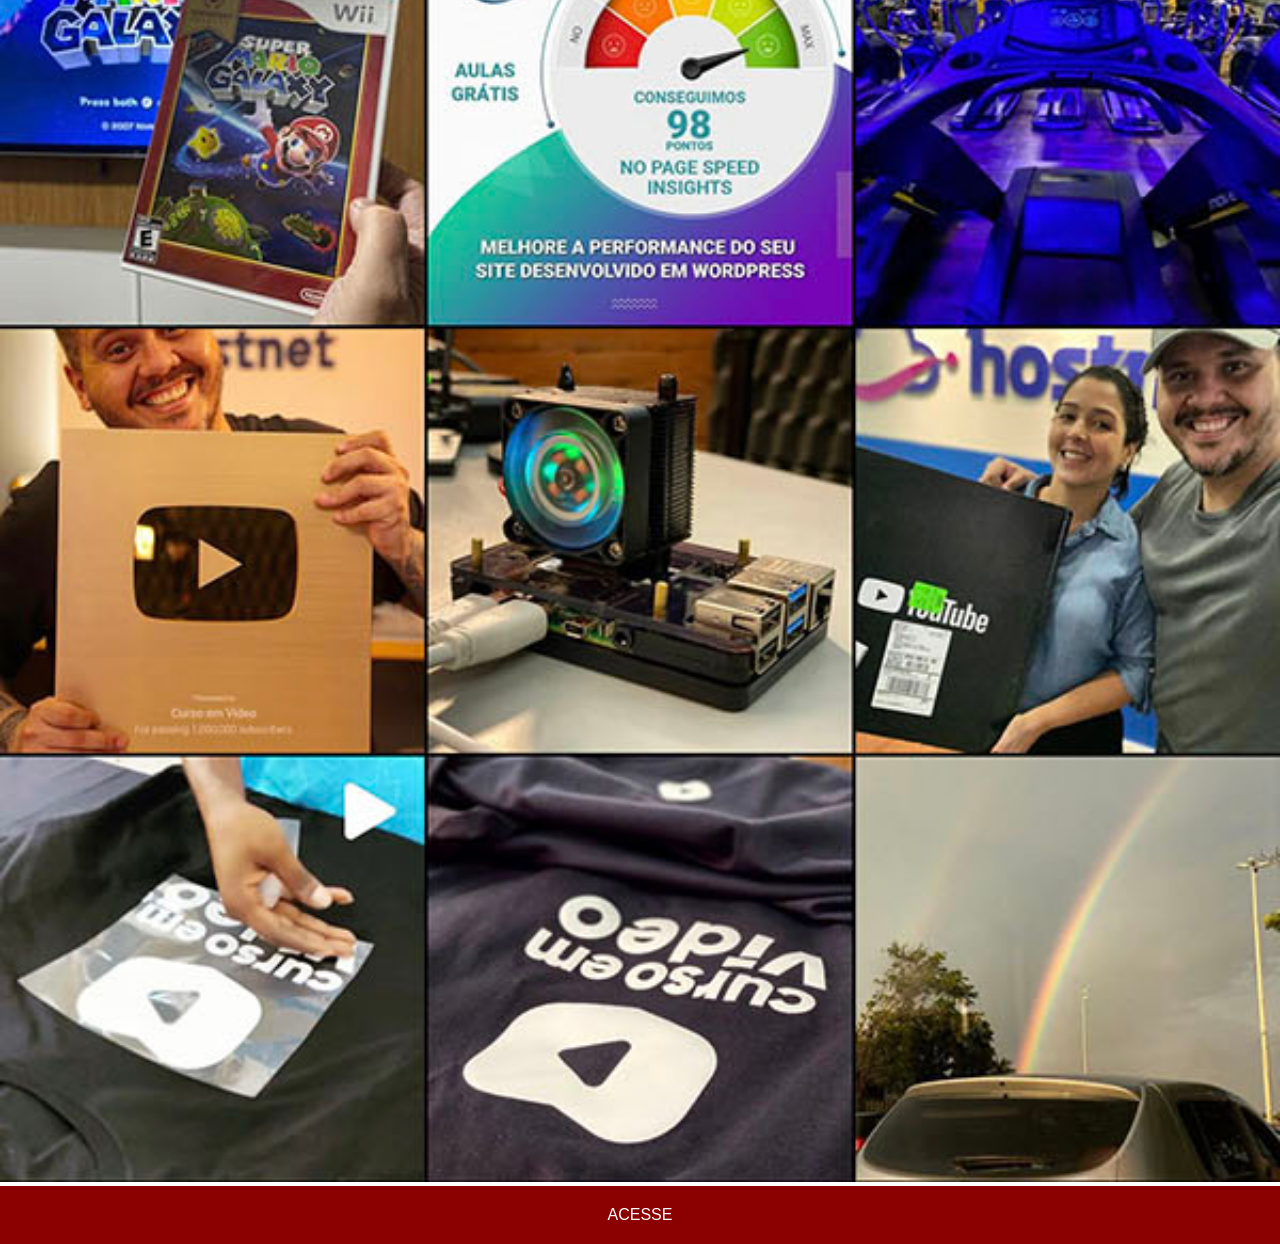
<file: instagram.html>
<!DOCTYPE html>
<html lang="pt-br">
<head>
    <meta charset="UTF-8">
    <meta name="viewport" content="width=device-width, initial-scale=1.0">
    <title>Instagram</title>
    <link rel="stylesheet" href="estilos/social.css">
</head>
<body>
    <img src="imagens/tela-instagram.jpg" alt="Instagram">
    <a href="https://www.instagram.com/gustavoguanabara/" target="_blank">ACESSE</a>
</body>
</html>
</file>
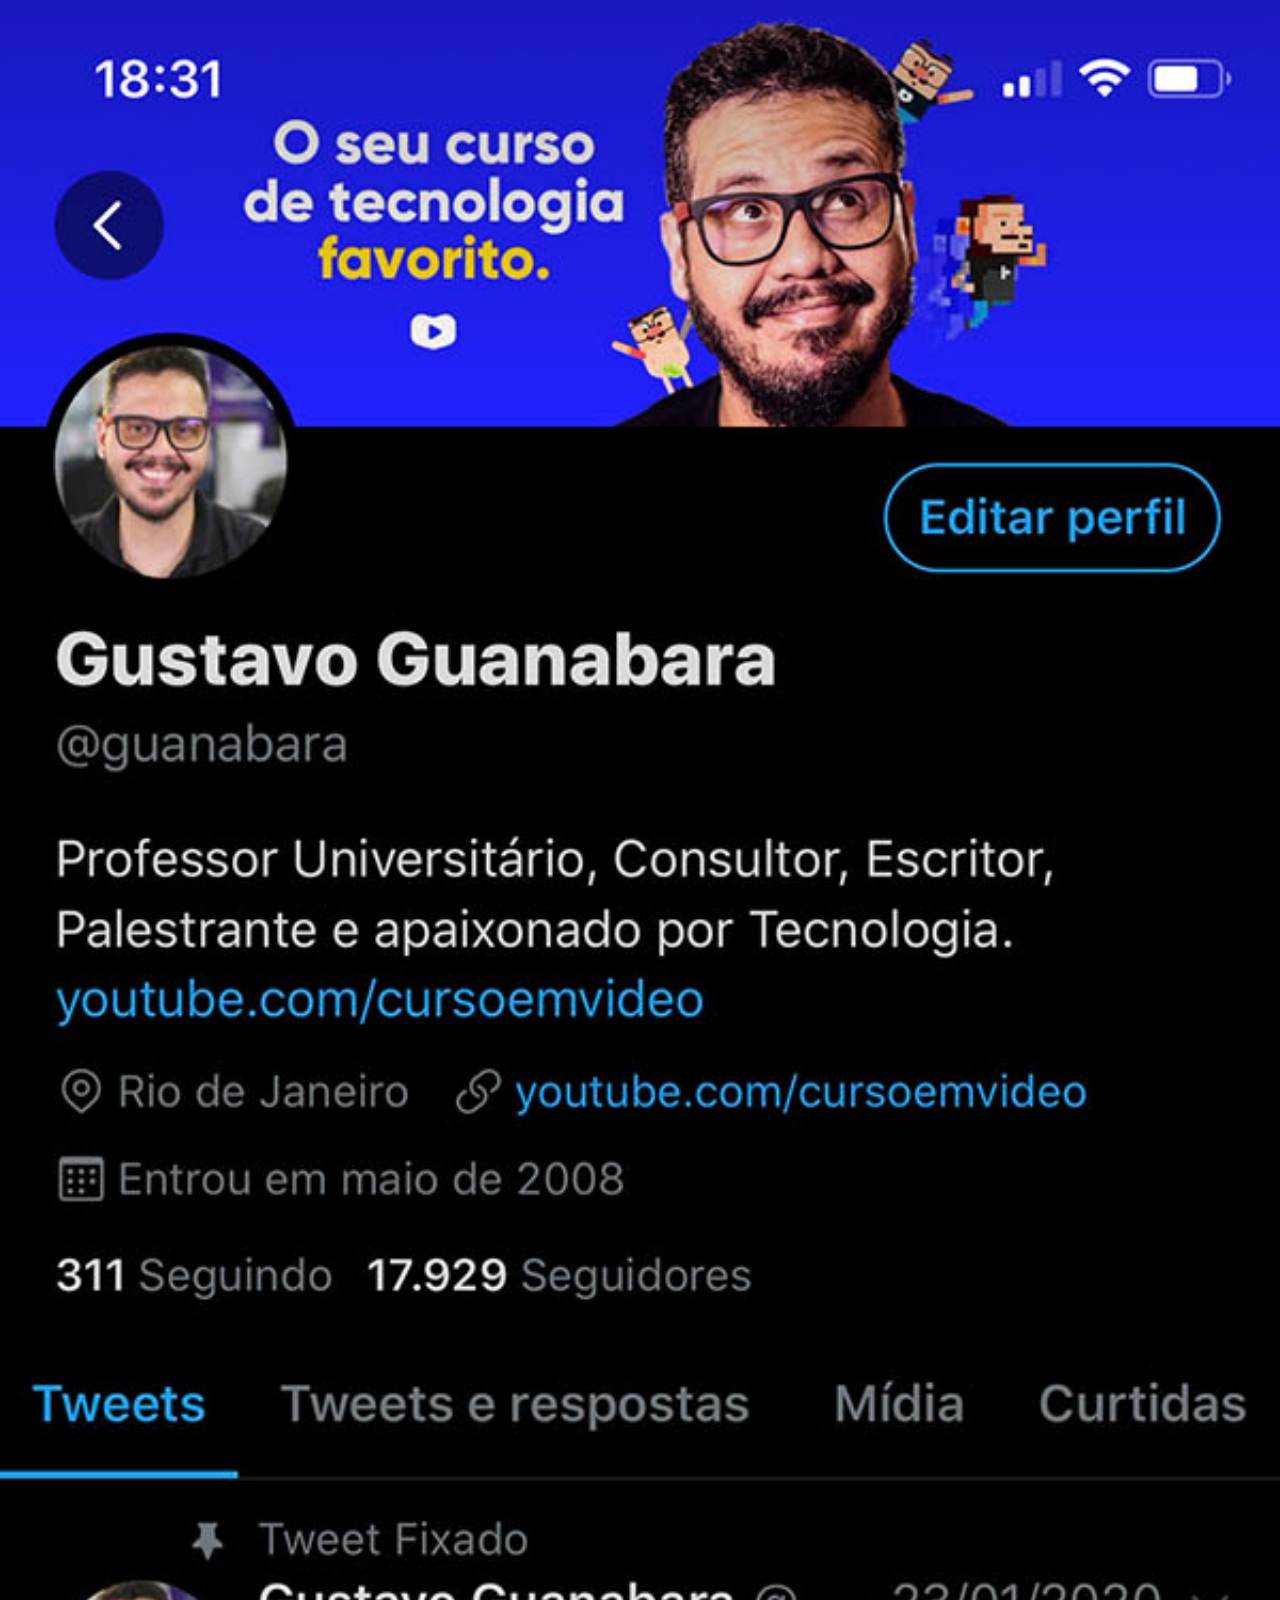
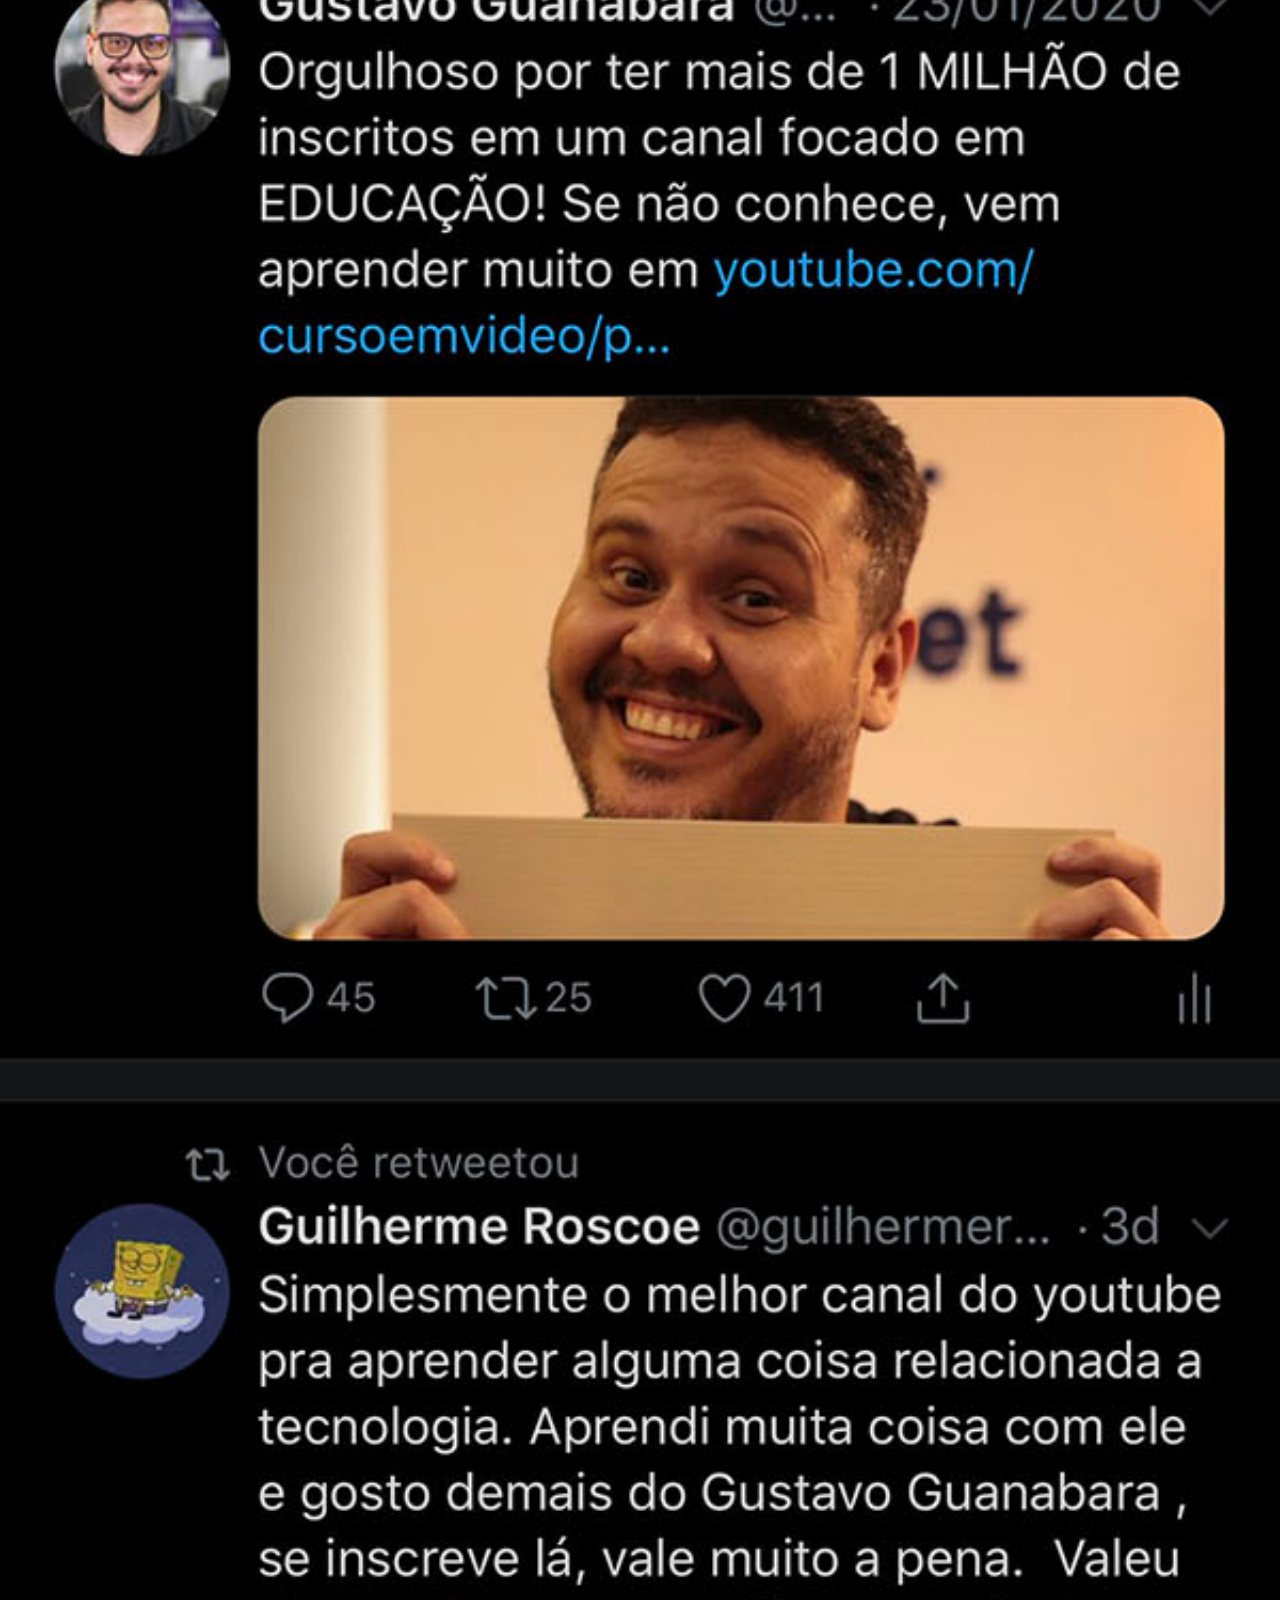
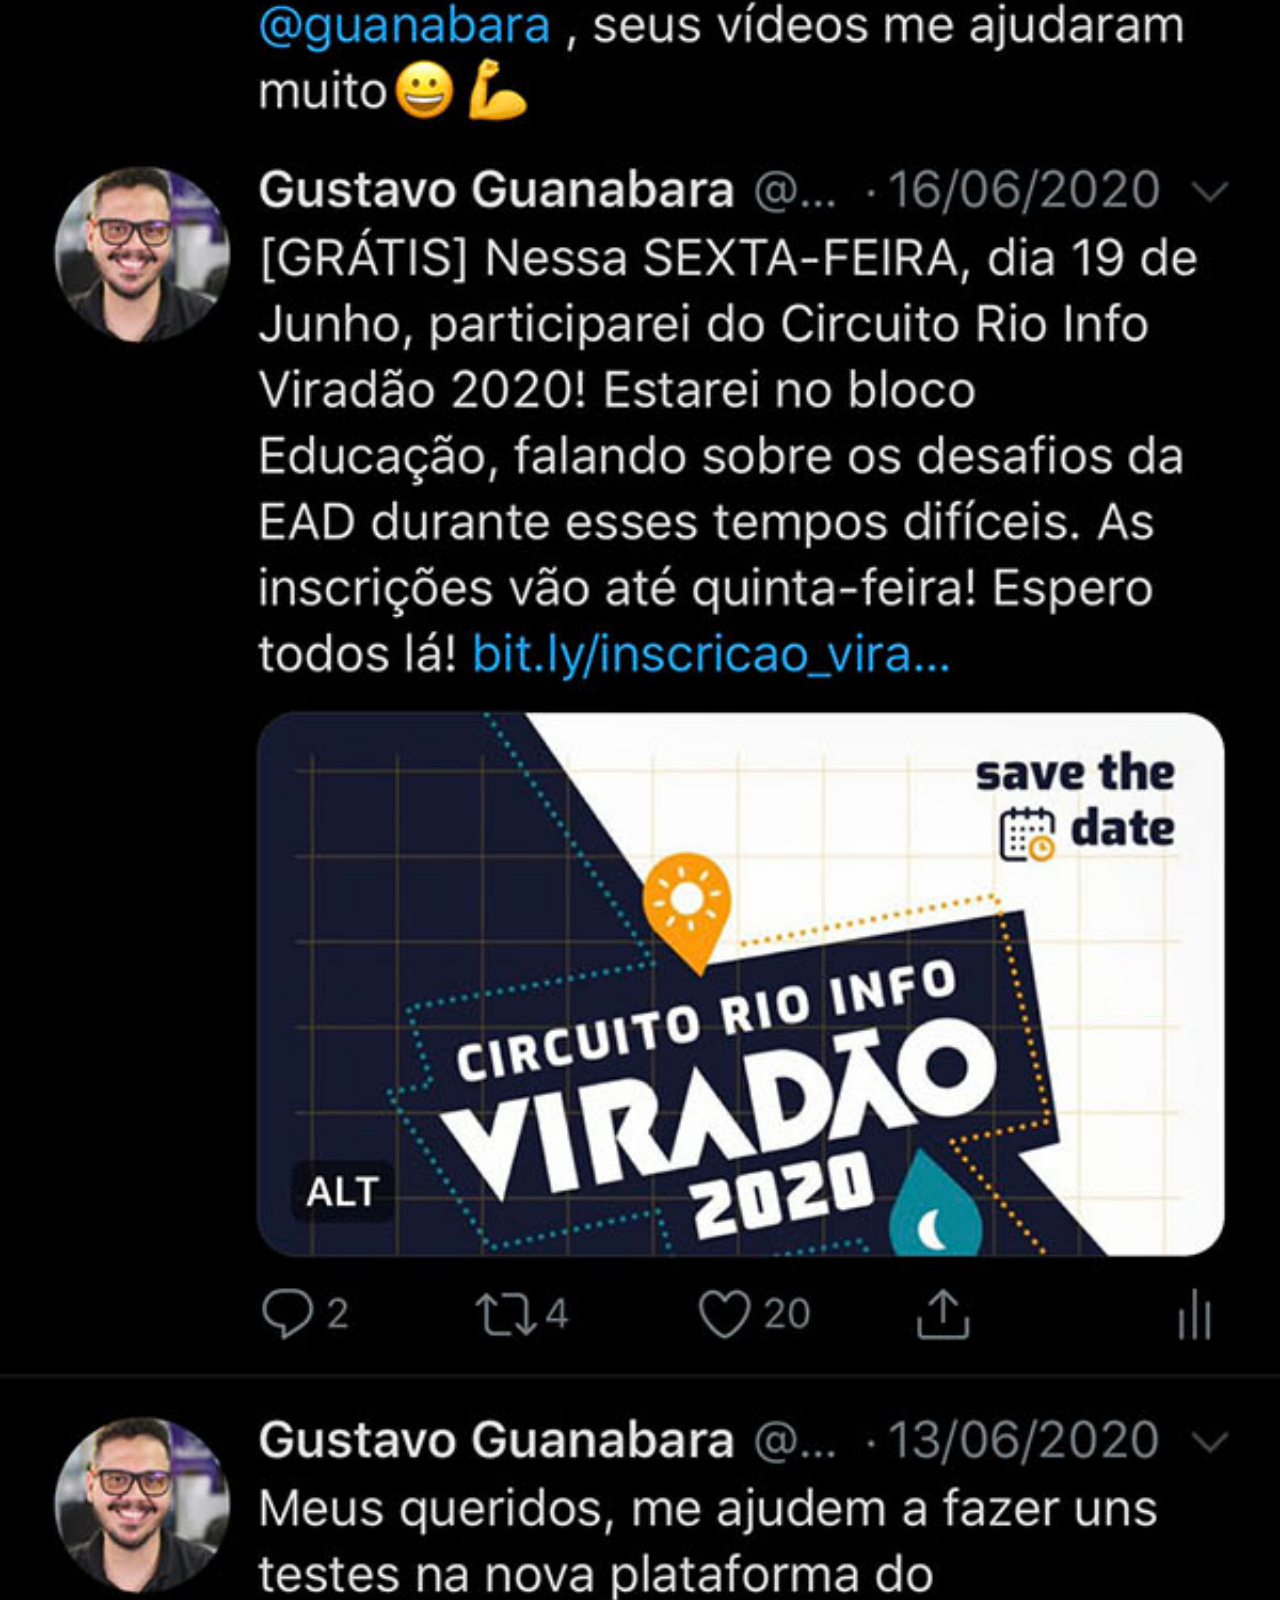
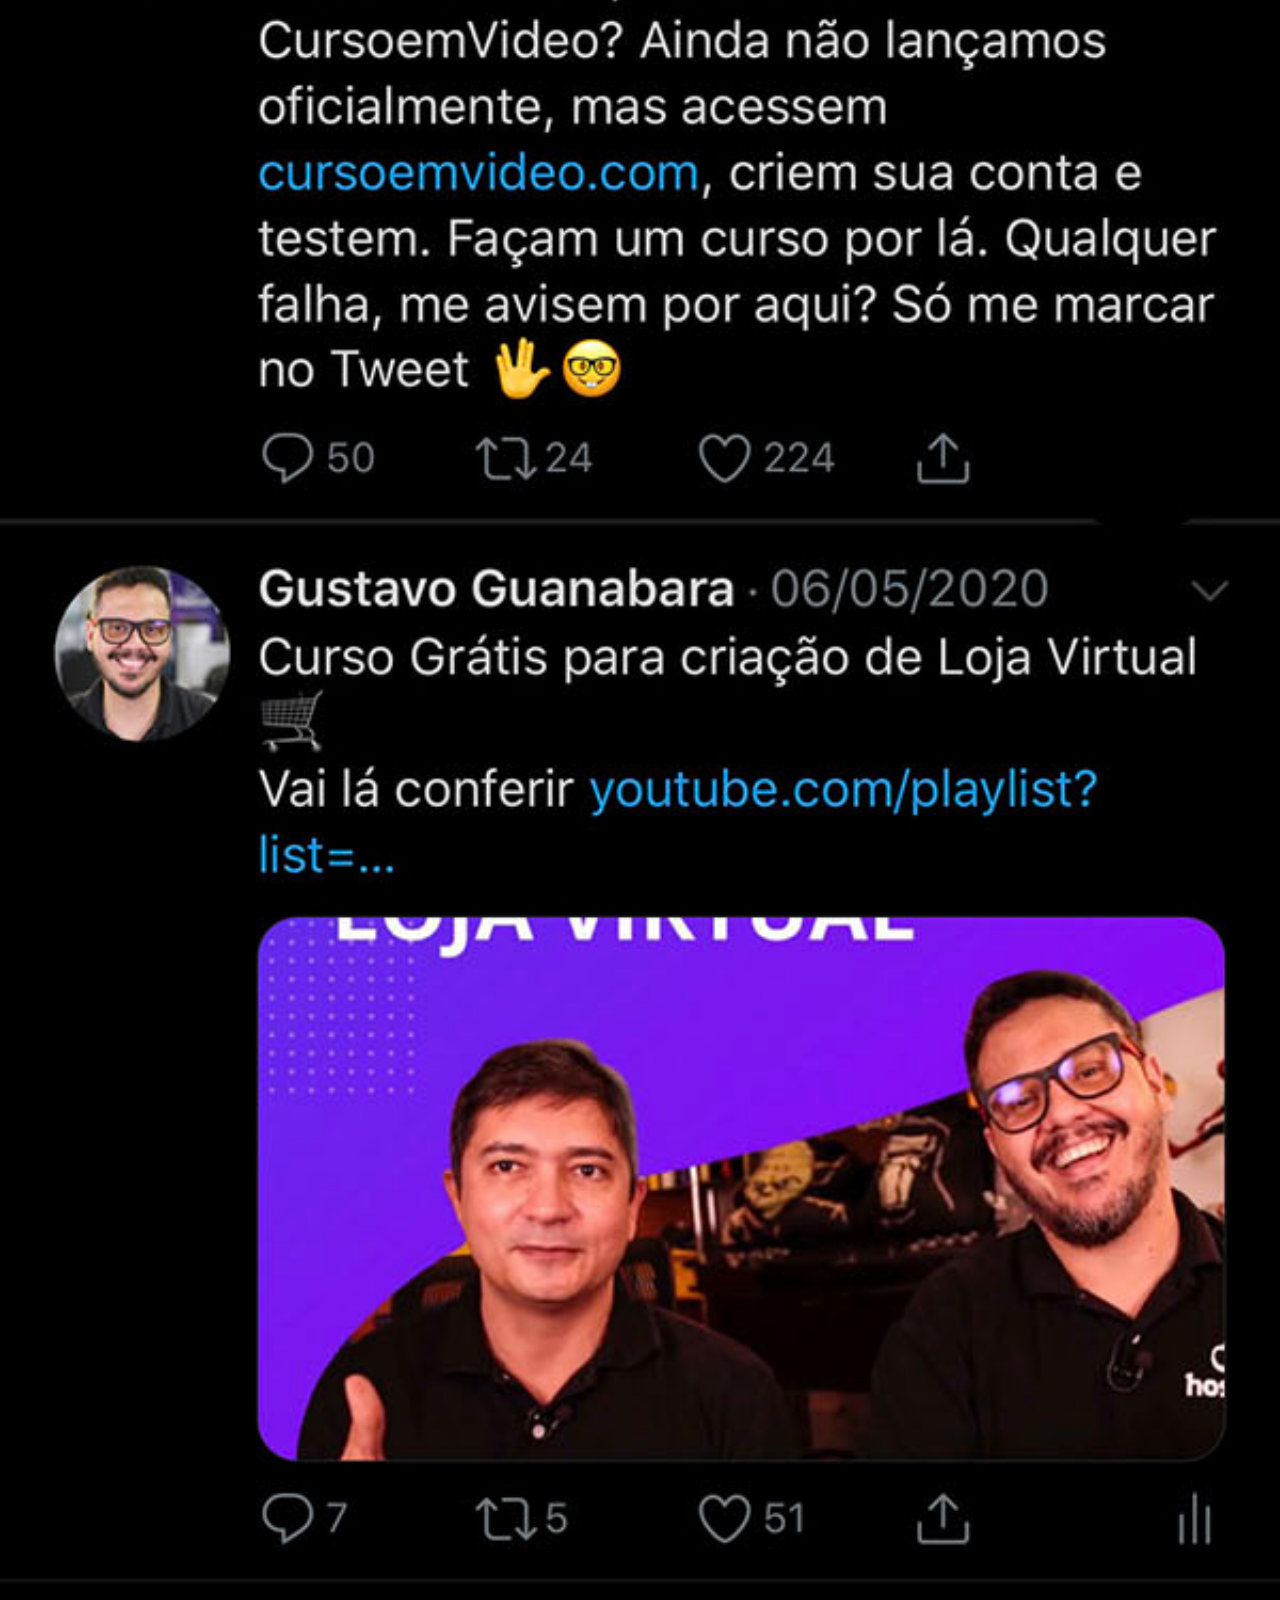
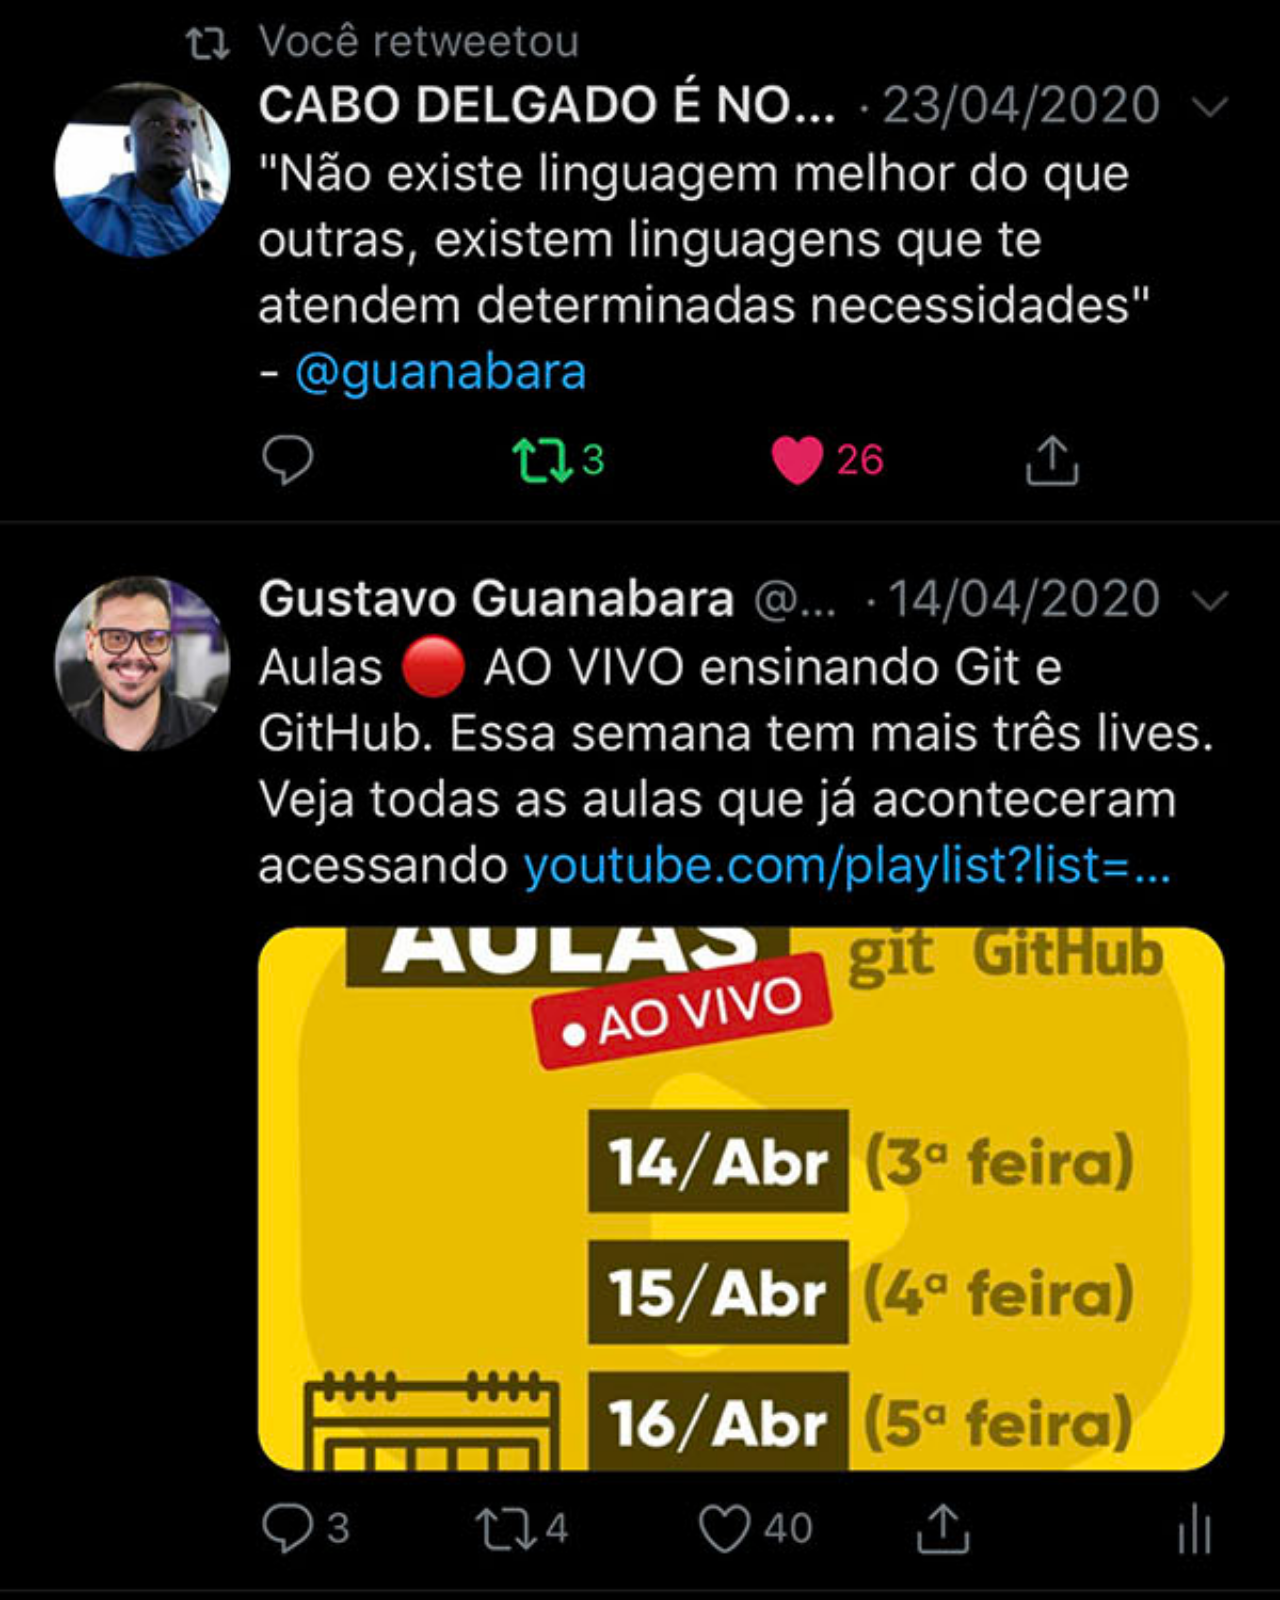
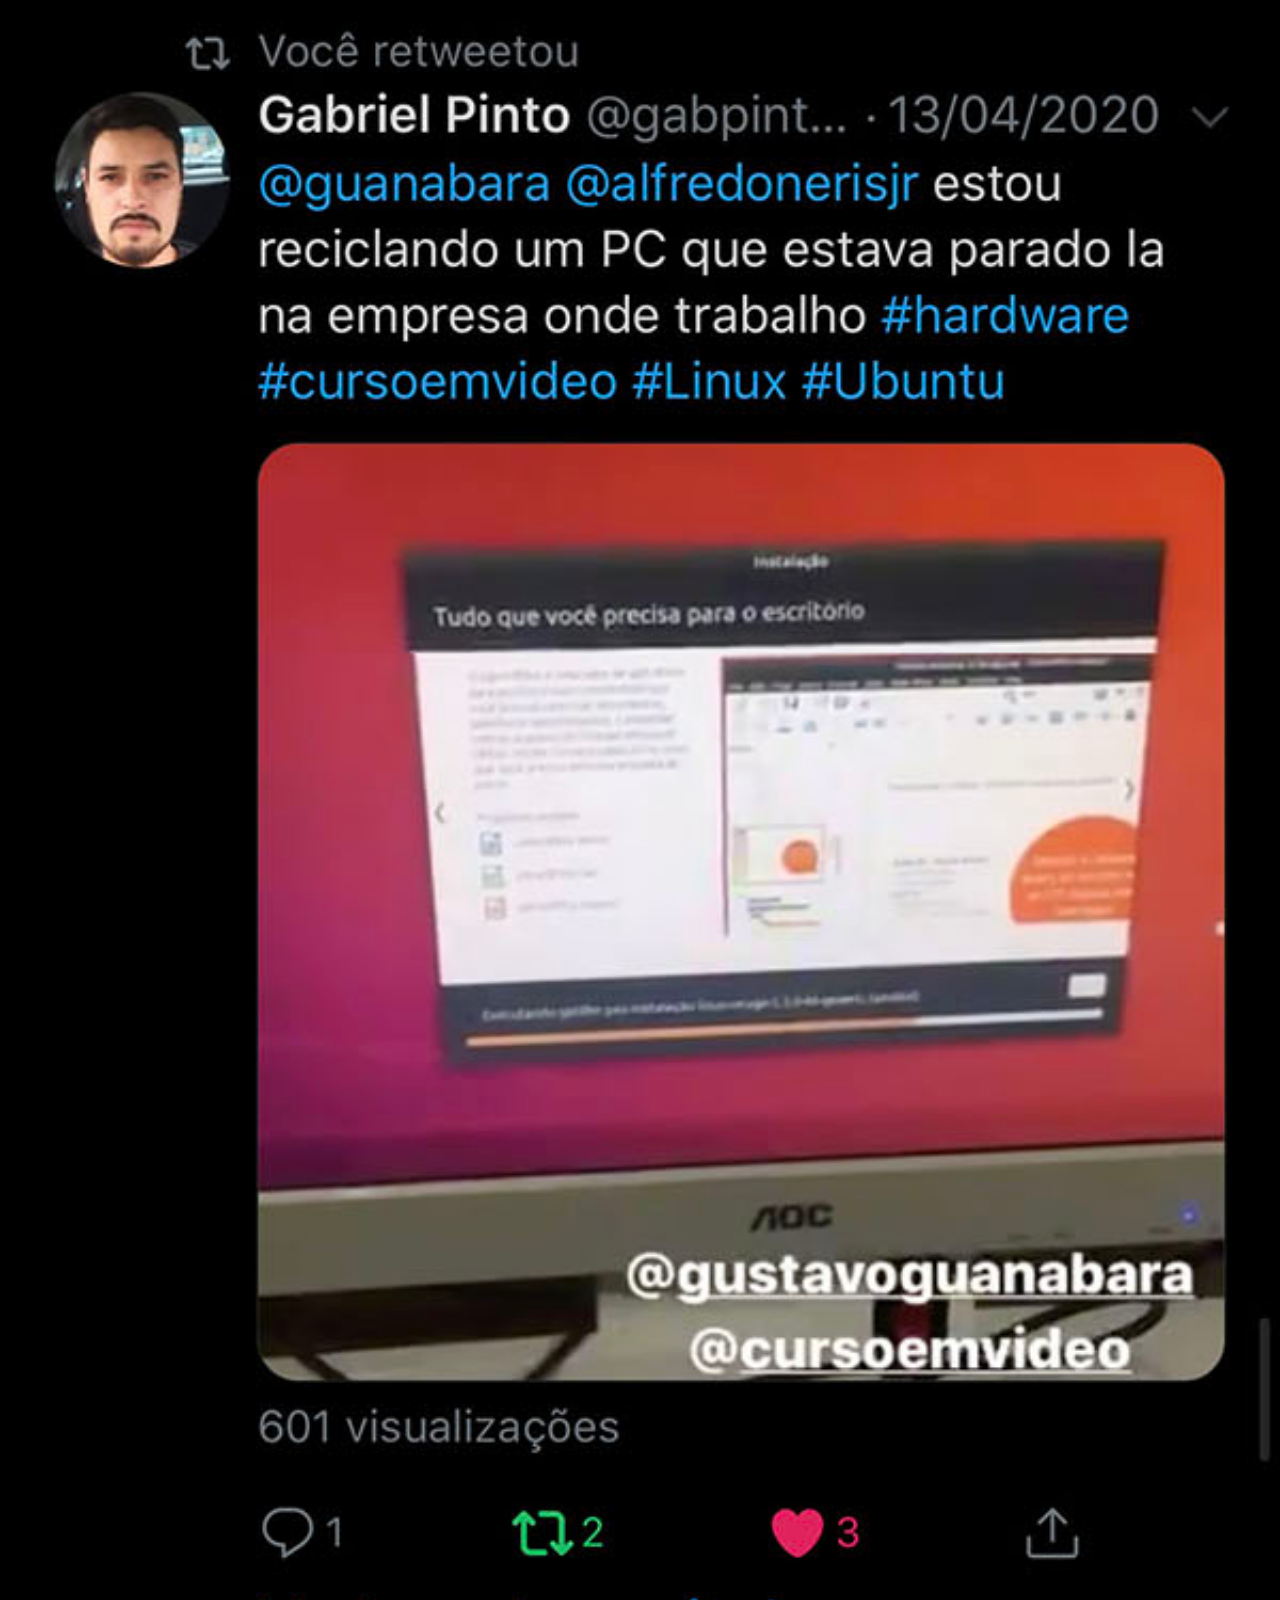
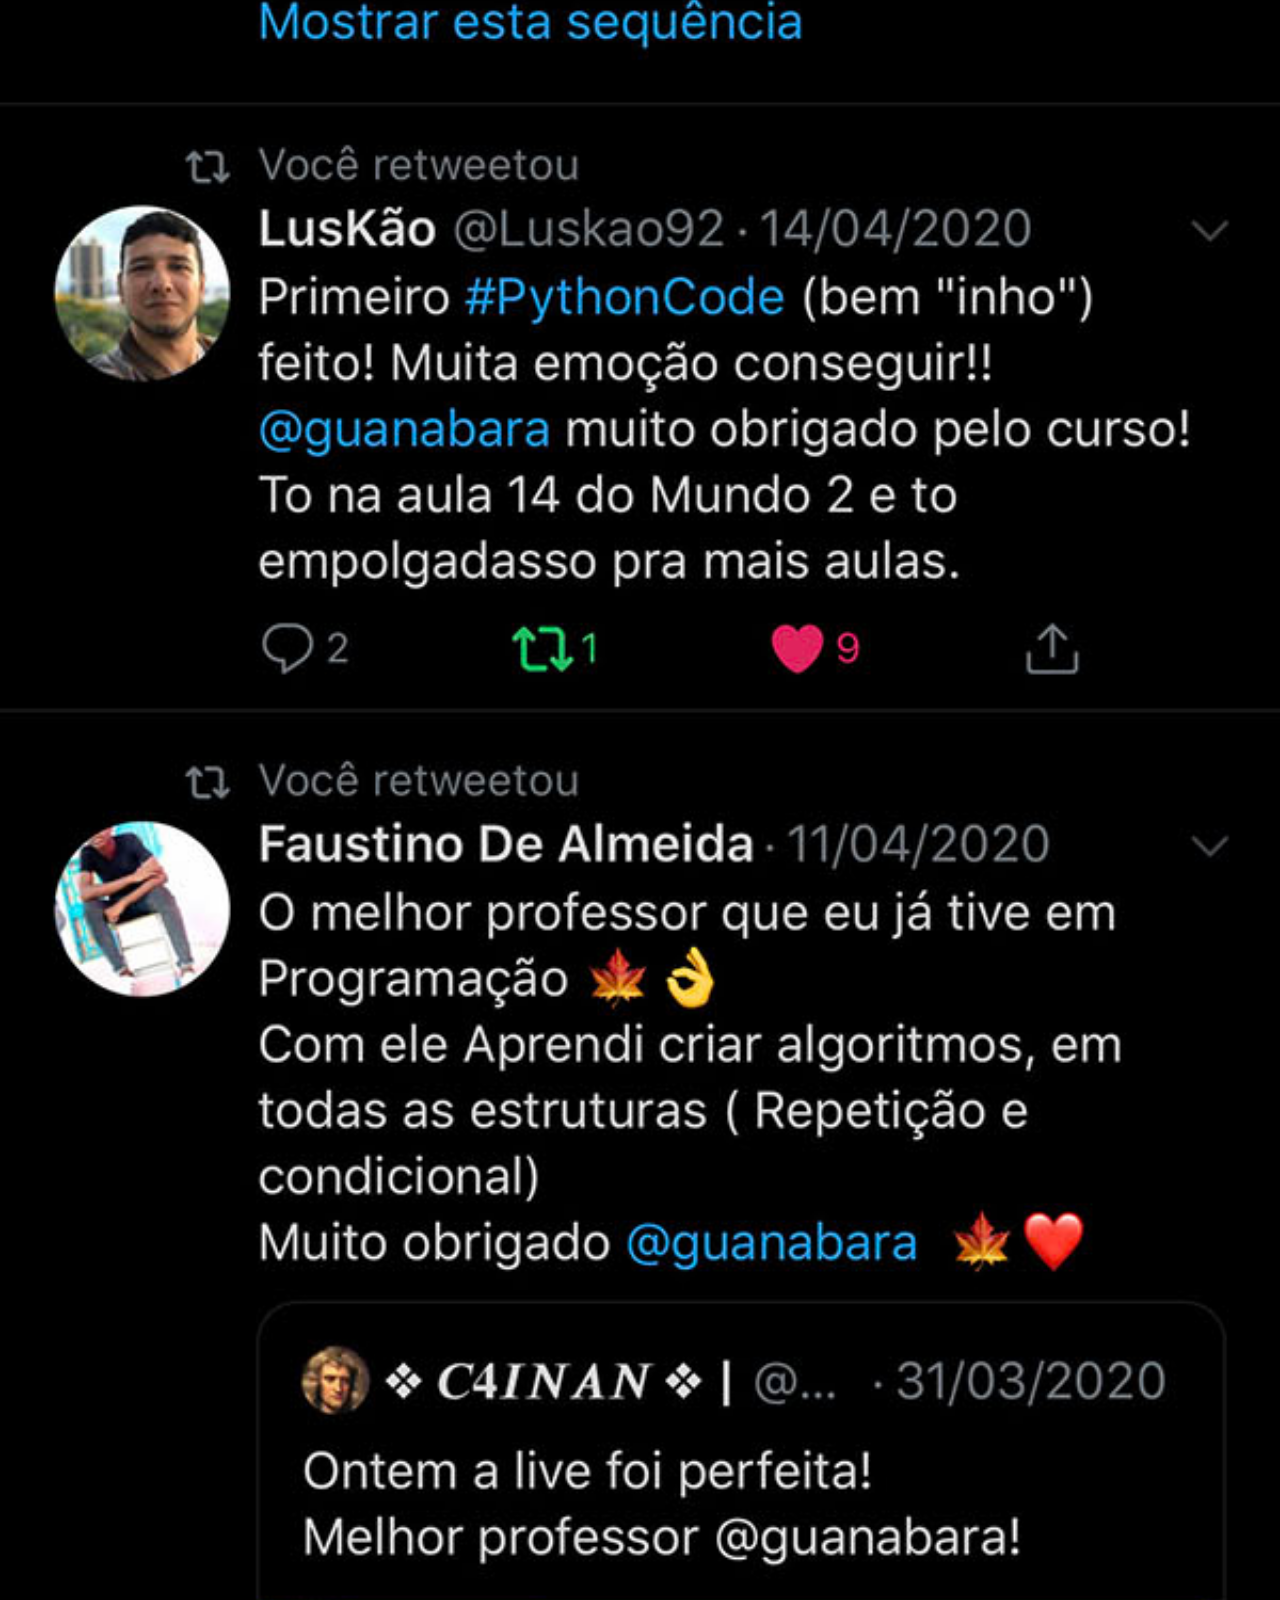
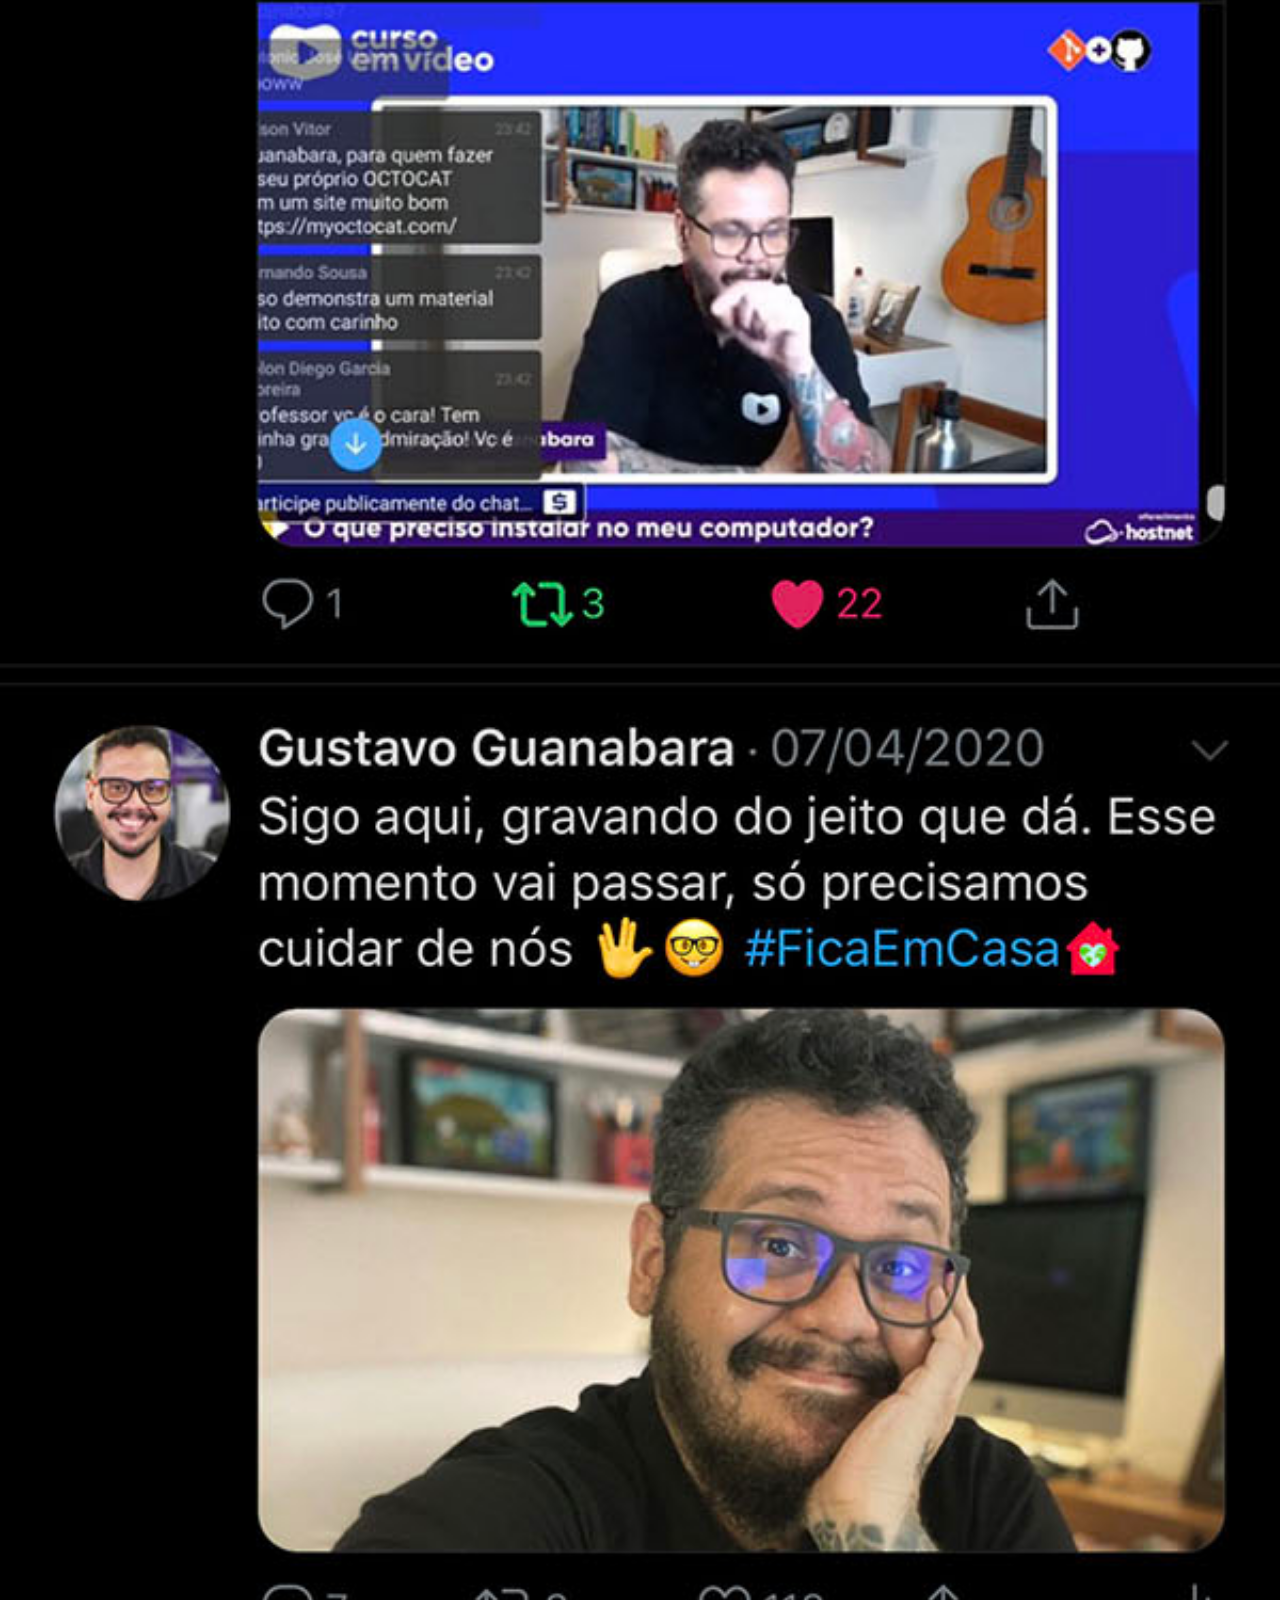
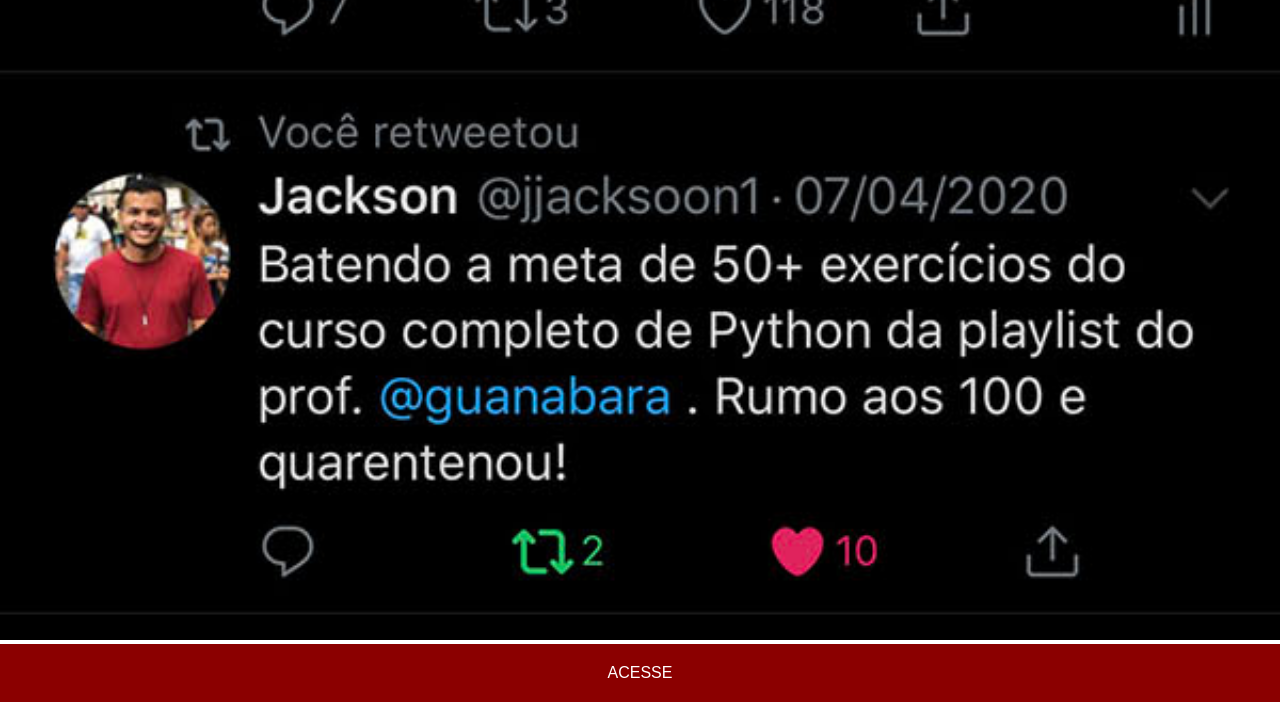
<file: twitter.html>
<!DOCTYPE html>
<html lang="pt-br">
<head>
    <meta charset="UTF-8">
    <meta name="viewport" content="width=device-width, initial-scale=1.0">
    <title>Twitter</title>
    <link rel="stylesheet" href="estilos/social.css">
</head>
<body>
    <img src="imagens/tela-twitter.jpg" alt="Twitter">
    <a href="https://x.com/guanabara" target="_blank">ACESSE</a>
</body>
</html>
</file>
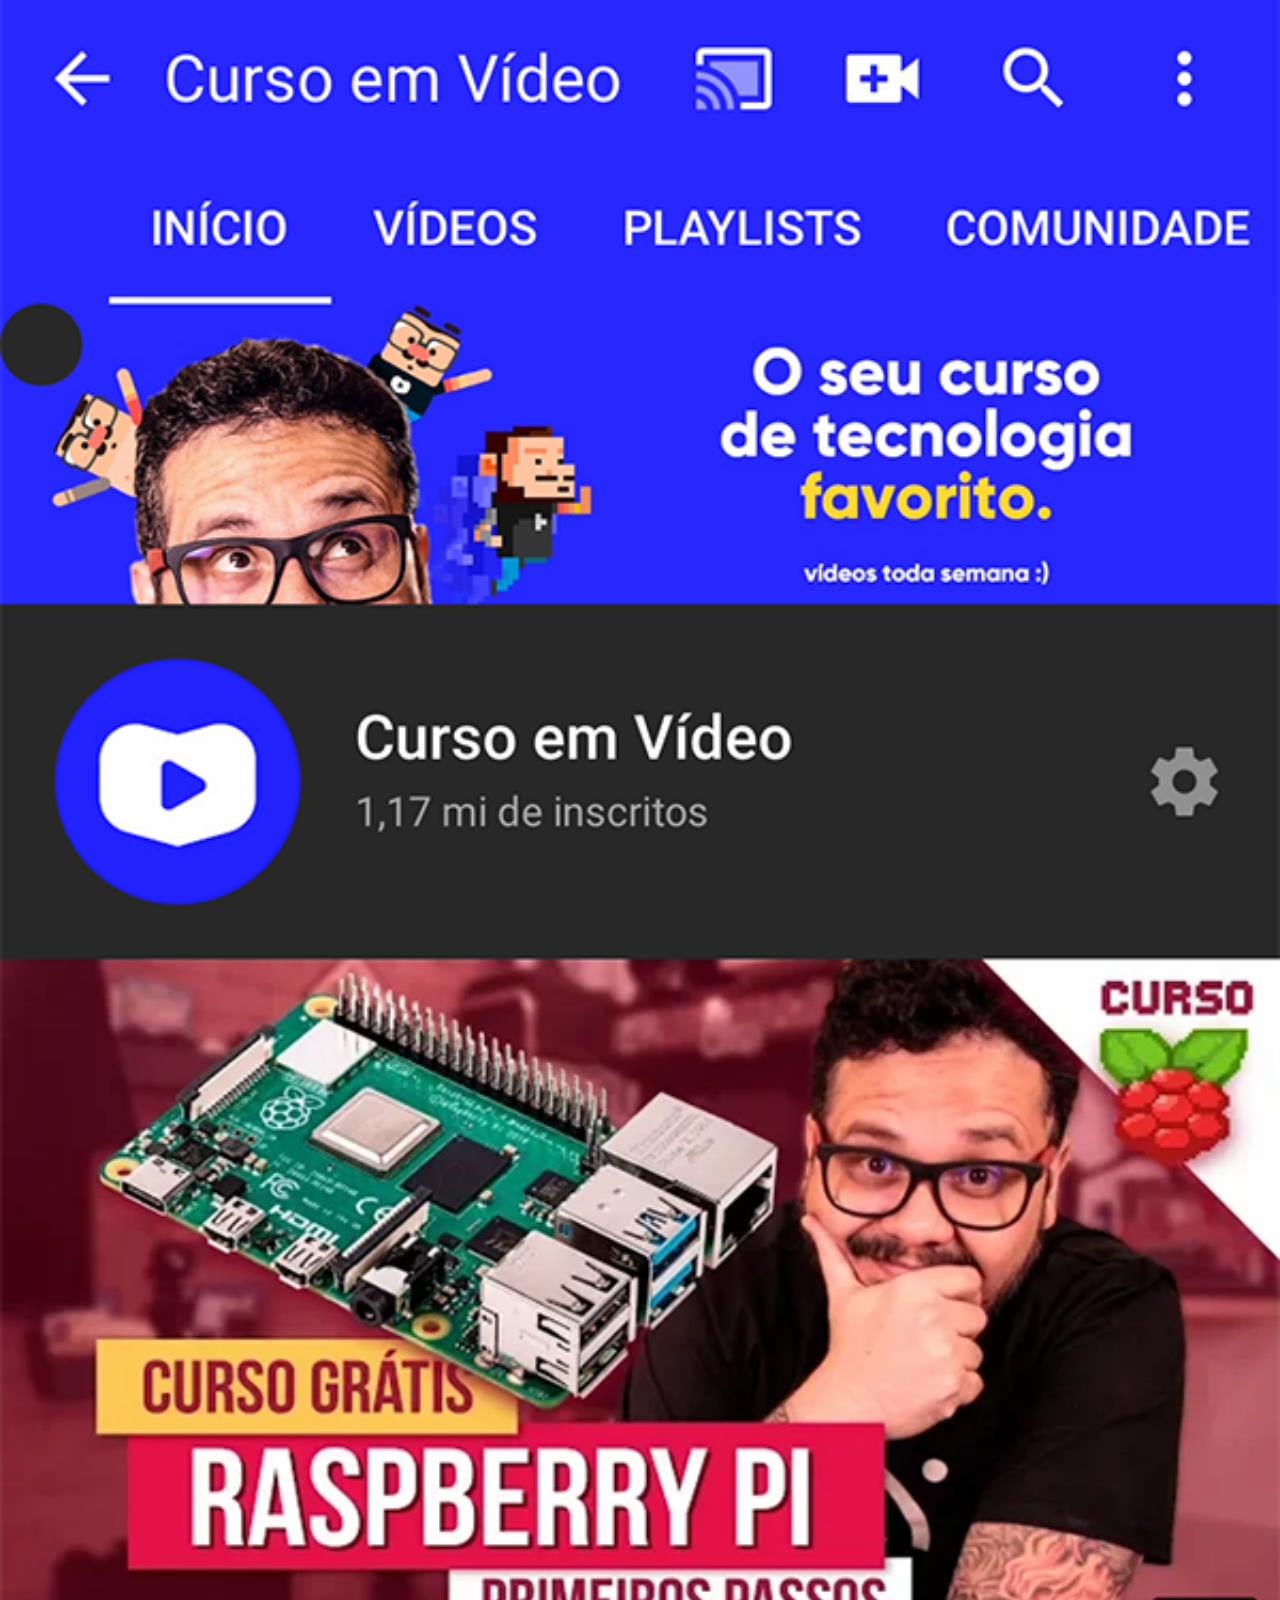
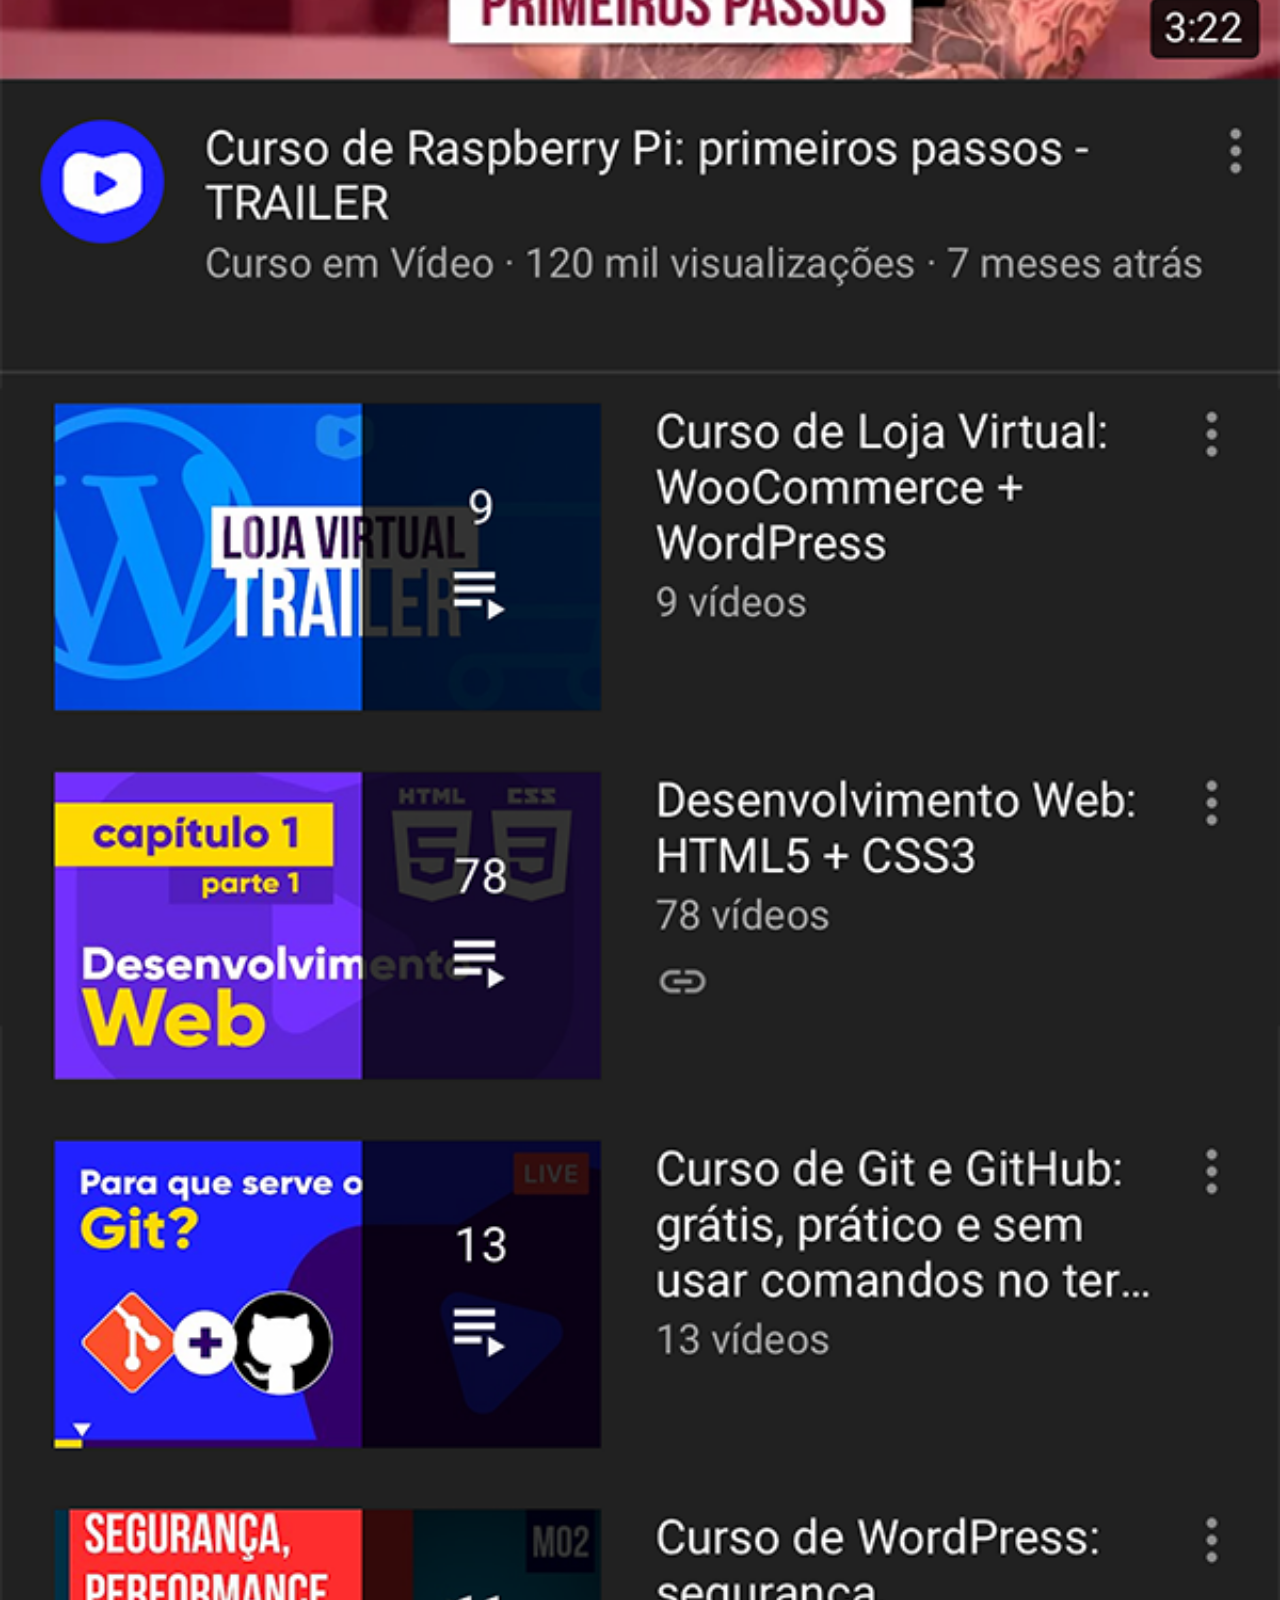
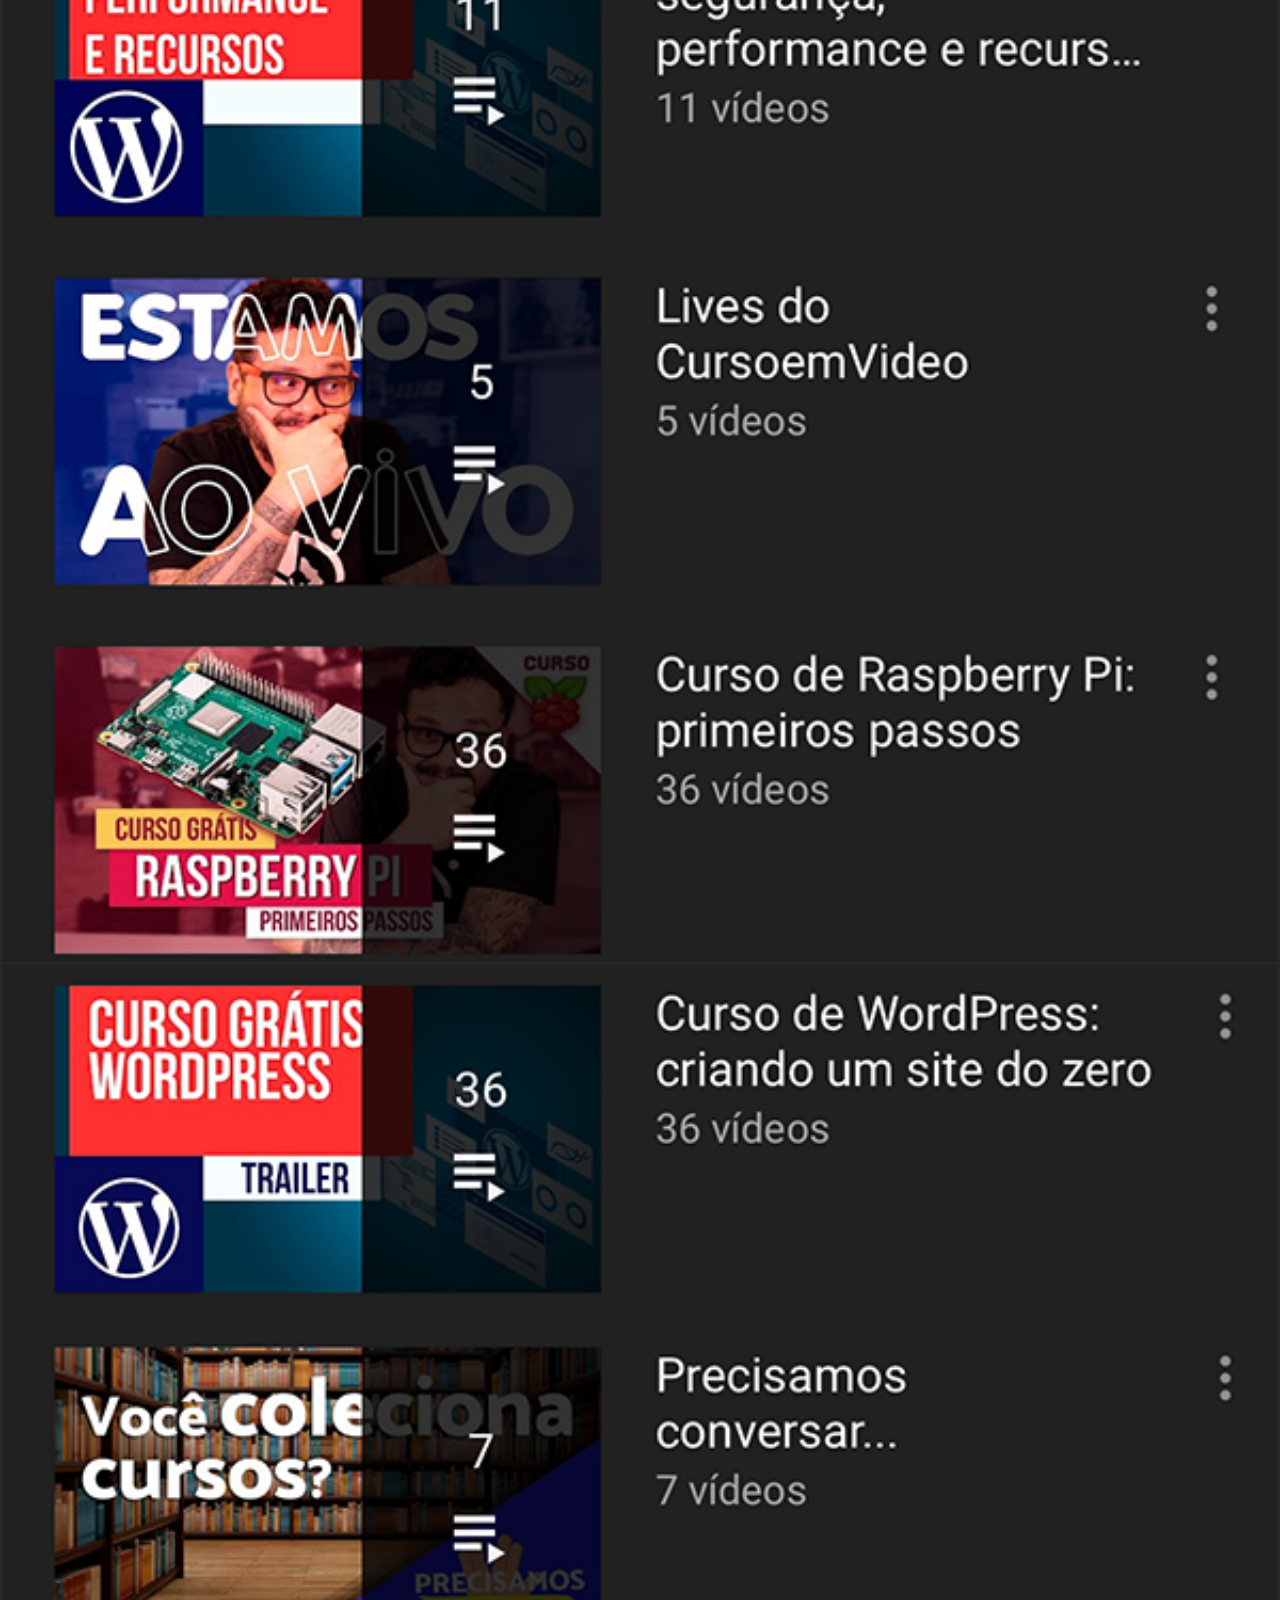
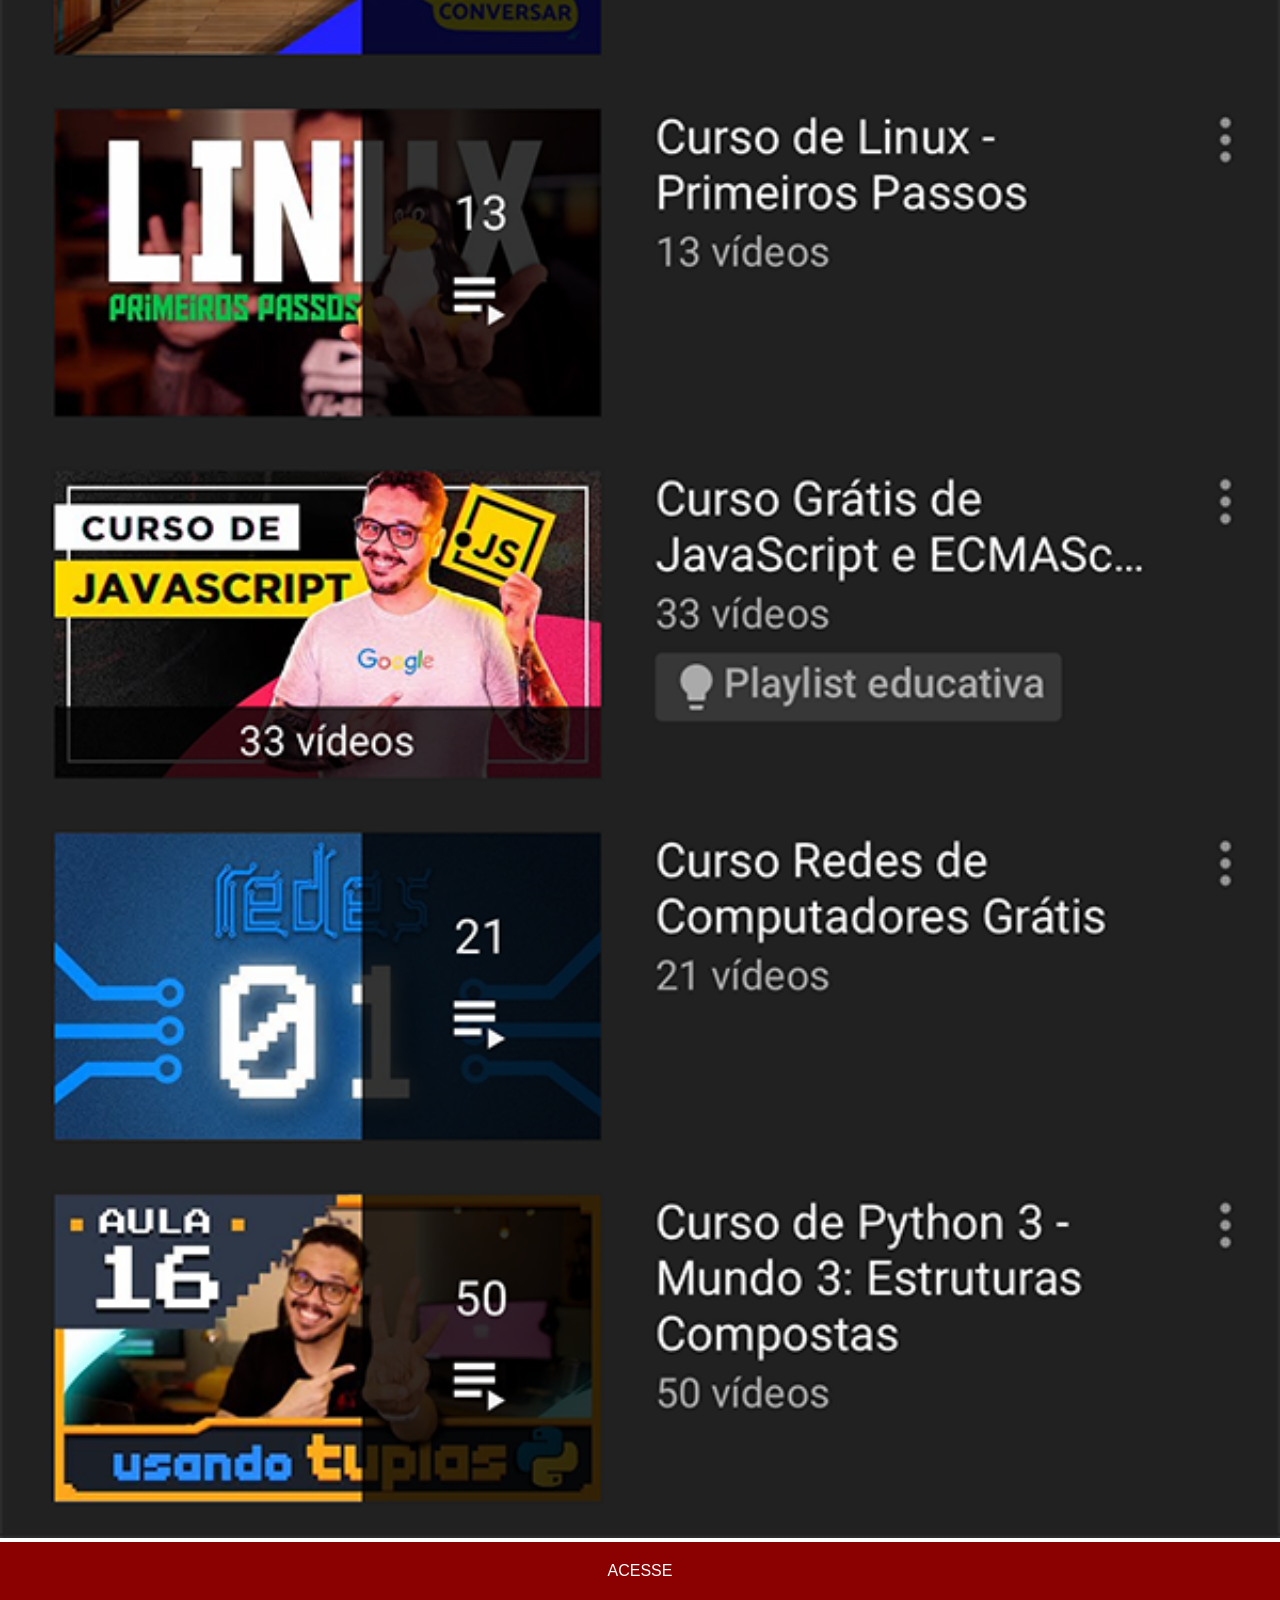
<file: youtube.html>
<!DOCTYPE html>
<html lang="pt-br">
<head>
    <meta charset="UTF-8">
    <meta name="viewport" content="width=device-width, initial-scale=1.0">
    <title>Youtube</title>
    <link rel="stylesheet" href="estilos/social.css">
</head>
<body>
    <img src="imagens/tela-youtube.png" alt="Youtube">
    <a href="https://www.youtube.com/@cursoemvideo/playlists" target="_blank">ACESSE</a>
</body>
</html>
</file>
<file: estilos/style.css>
@charset "UTF-8";

*{
    margin: 0px;
    padding: 0px;
    font-family: Arial, Helvetica, sans-serif;
}

html, body{
    height: 100vh;
    width: 100vw;
    background-color: lightgray;
}

body {
    background-image: url(../imagens/fundo-madeira.jpg);
    background-size: cover;
    background-attachment: fixed;
}

main {
    position: relative;
    height: 100vh;
}

section#telefone {
    position: absolute;
    top: 50%;
    left: 50%;
    transform: translate(-50%, -50%);
    height: 627px;
    width: 311px;
    background: url(../imagens/frame-iphone.png) top center no-repeat fixed;
    background-size: cover;
}

iframe#tela {
    position: relative;
    top: 80px;
    left: 22px;
    width: 267px;
    height: 471px;
}

section#redes-sociais{
    text-align: right;
}

section#redes-sociais img{
    width: 50px;
    margin: 10px;
    border-radius: 50%;
    box-shadow: 2px 2px 5px rgba(0, 0, 0, 0.39);
    box-sizing: border-box;
}

section#redes-sociais img:hover{
    border: 2px solid rgba(255, 255, 255, 0.644);
    transform: translate(-2px, -2px);
    box-shadow: 5px 5px 10px rgba(0, 0, 0, 0.582);
    transition: transform 0.3s, border .4s;
}
</file>
<file: estilos/social.css>
@charset "UTF-8";

* {
    margin: 0px;
    padding: 0px;
    font-family: Arial, Helvetica, sans-serif
 }

::-webkit-scrollbar {
    width: 0px;
     height: 0px;
}

img {
    width: 100vw;
}

a {
    display: block;
    background-color: darkred;
    color: white;
    padding: 20px;
    text-align: center;
    text-decoration: none;
}

a:hover {
    background-color: red;
    text-decoration: underline;
    font-size: 1.02em;
}
</file>
